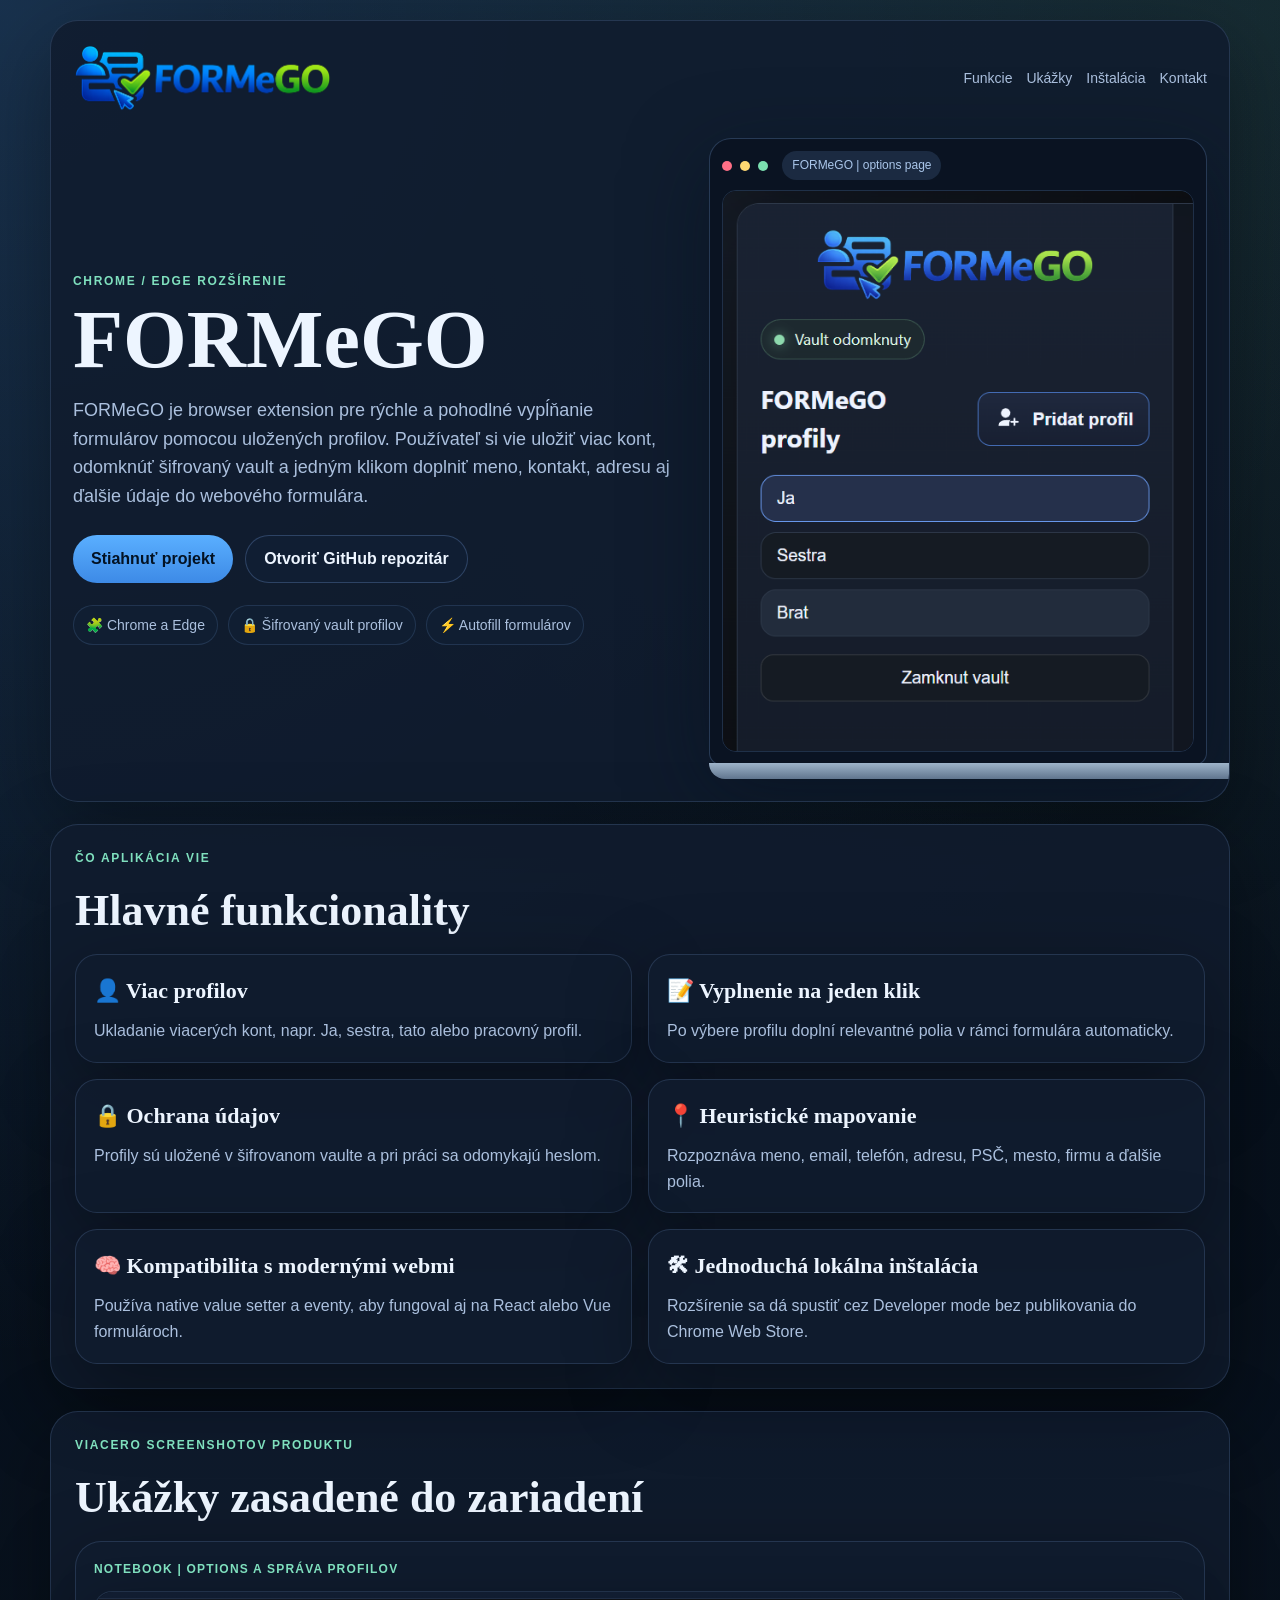
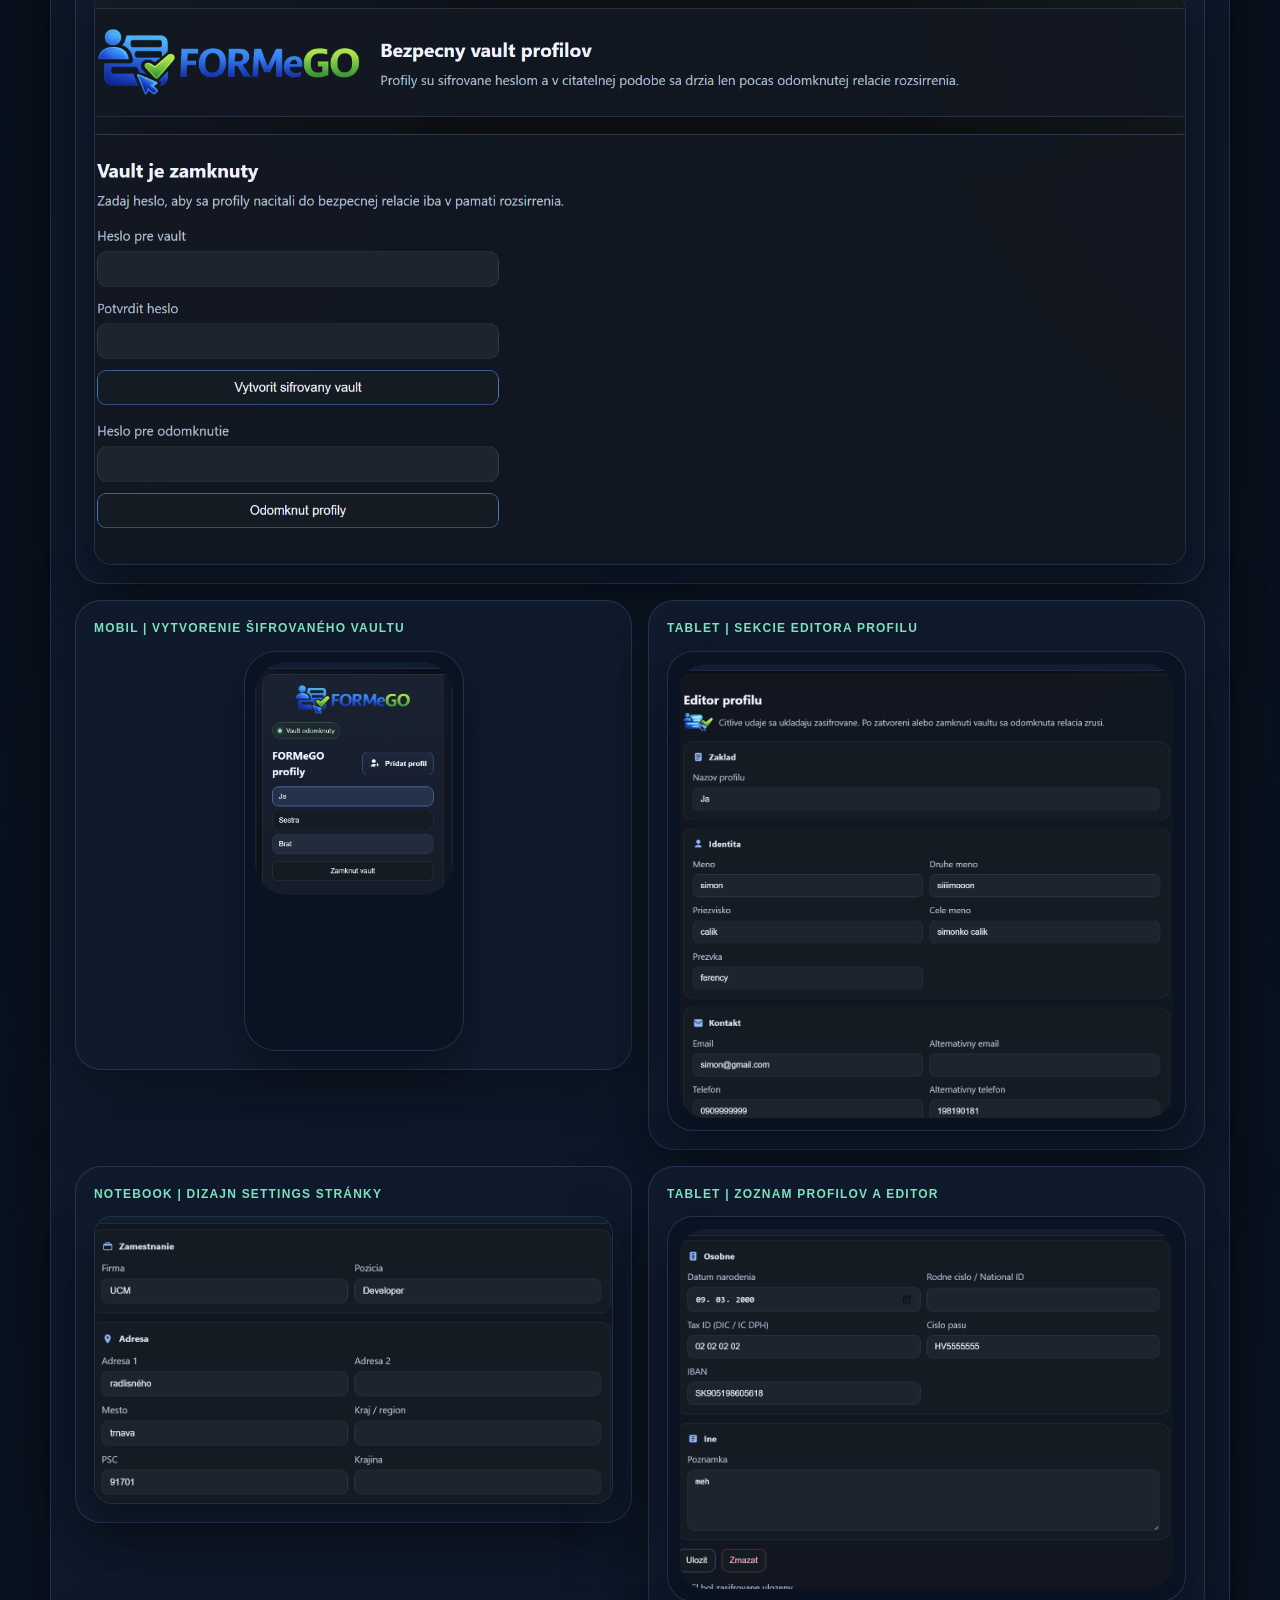
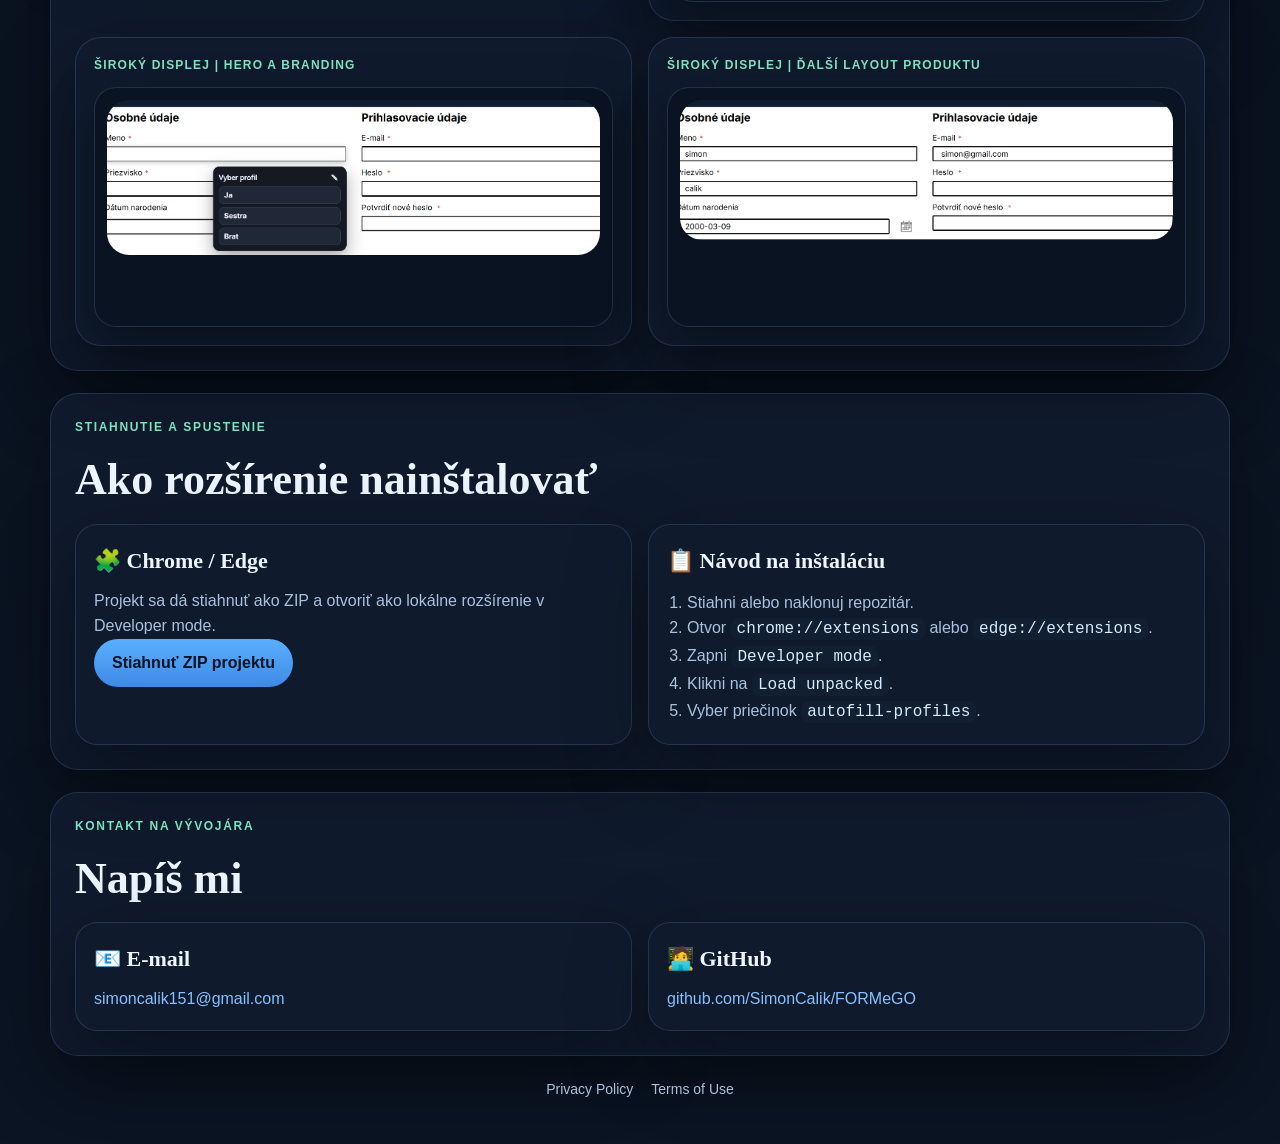
<file: docs/index.html>
﻿<!doctype html>
<html lang="sk">
<head>
  <meta charset="utf-8" />
  <meta name="viewport" content="width=device-width, initial-scale=1" />
  <title>FORMeGO | GitHub Pages prezentácia</title>
  <meta name="description" content="Reprezentačná stránka rozšírenia FORMeGO pre automatické vypĺňanie formulárov." />
  <link rel="icon" type="image/png" href="assets/logo_2.png" />
  <link rel="stylesheet" href="styles.css" />
</head>
<body>
  <div class="page-shell">
    <header class="hero">
      <nav class="topbar">
        <img class="brand-lockup" src="assets/logo_s_nazvom.png" alt="FORMeGO logo" />
        <div class="topbar-links">
          <a href="#funkcie">Funkcie</a>
          <a href="#ukazky">Ukážky</a>
          <a href="#instalacia">Inštalácia</a>
          <a href="#kontakt">Kontakt</a>
        </div>
      </nav>

      <section class="hero-grid">
        <div class="hero-copy">
          <p class="eyebrow">Chrome / Edge rozšírenie</p>
          <h1>FORMeGO</h1>
          <p class="hero-text">
            FORMeGO je browser extension pre rýchle a pohodlné vypĺňanie formulárov pomocou uložených profilov.
            Používateľ si vie uložiť viac kont, odomknúť šifrovaný vault a jedným klikom doplniť meno, kontakt,
            adresu aj ďalšie údaje do webového formulára.
          </p>

          <div class="cta-row">
            <a class="primary-btn" href="https://github.com/SimonCalik/FORMeGO/archive/refs/heads/main.zip">Stiahnuť projekt</a>
            <a class="secondary-btn" href="https://github.com/SimonCalik/FORMeGO">Otvoriť GitHub repozitár</a>
          </div>

          <div class="meta-pills">
            <span>&#129513; Chrome a Edge</span>
            <span>&#128274; Šifrovaný vault profilov</span>
            <span>&#9889; Autofill formulárov</span>
          </div>
        </div>

        <div class="hero-device">
          <div class="laptop-frame">
            <div class="laptop-screen">
              <div class="screen-topline">
                <span class="dot red"></span>
                <span class="dot yellow"></span>
                <span class="dot green"></span>
                <span class="address-bar">FORMeGO | options page</span>
              </div>
              <img class="hero-shot" src="assets/shot-2.png" alt="Ukážka nastavení rozšírenia FORMeGO" />
            </div>
            <div class="laptop-base"></div>
          </div>
        </div>
      </section>
    </header>

    <main>
      <section id="funkcie" class="content-section">
        <div class="section-head">
          <p class="eyebrow">Čo aplikácia vie</p>
          <h2>Hlavné funkcionality</h2>
        </div>

        <div class="feature-grid">
          <article class="feature-card">
            <h3>&#128100; Viac profilov</h3>
            <p>Ukladanie viacerých kont, napr. Ja, sestra, tato alebo pracovný profil.</p>
          </article>
          <article class="feature-card">
            <h3>&#128221; Vyplnenie na jeden klik</h3>
            <p>Po výbere profilu doplní relevantné polia v rámci formulára automaticky.</p>
          </article>
          <article class="feature-card">
            <h3>&#128274; Ochrana údajov</h3>
            <p>Profily sú uložené v šifrovanom vaulte a pri práci sa odomykajú heslom.</p>
          </article>
          <article class="feature-card">
            <h3>&#128205; Heuristické mapovanie</h3>
            <p>Rozpoznáva meno, email, telefón, adresu, PSČ, mesto, firmu a ďalšie polia.</p>
          </article>
          <article class="feature-card">
            <h3>&#129504; Kompatibilita s modernými webmi</h3>
            <p>Používa native value setter a eventy, aby fungoval aj na React alebo Vue formulároch.</p>
          </article>
          <article class="feature-card">
            <h3>&#128736; Jednoduchá lokálna inštalácia</h3>
            <p>Rozšírenie sa dá spustiť cez Developer mode bez publikovania do Chrome Web Store.</p>
          </article>
        </div>
      </section>

      <section id="ukazky" class="content-section">
        <div class="section-head">
          <p class="eyebrow">Viacero screenshotov produktu</p>
          <h2>Ukážky zasadené do zariadení</h2>
        </div>

        <div class="gallery-grid gallery-rich">
          <article class="device-card device-card-wide">
            <div class="device-label">Notebook | options a správa profilov</div>
            <div class="device-mock laptop-small">
              <div class="device-screen screenshot-screen">
                <img class="screenshot-img" src="assets/shot-1.png" alt="Options stránka FORMeGO" />
              </div>
            </div>
          </article>

          <article class="device-card">
            <div class="device-label">Mobil | vytvorenie šifrovaného vaultu</div>
            <div class="device-mock phone">
              <div class="device-screen screenshot-screen">
                <img class="screenshot-img" src="assets/shot-2.png" alt="Vytvorenie šifrovaného vaultu" />
              </div>
            </div>
          </article>

          <article class="device-card">
            <div class="device-label">Tablet | sekcie editora profilu</div>
            <div class="device-mock tablet">
              <div class="device-screen screenshot-screen">
                <img class="screenshot-img" src="assets/shot-3.png" alt="Sekcie editora profilu" />
              </div>
            </div>
          </article>

          <article class="device-card">
            <div class="device-label">Notebook | dizajn settings stránky</div>
            <div class="device-mock laptop-small compact">
              <div class="device-screen screenshot-screen">
                <img class="screenshot-img" src="assets/shot-4.png" alt="Rozhranie settings stránky" />
              </div>
            </div>
          </article>

          <article class="device-card">
            <div class="device-label">Tablet | zoznam profilov a editor</div>
            <div class="device-mock tablet">
              <div class="device-screen screenshot-screen">
                <img class="screenshot-img" src="assets/shot-5.png" alt="Zoznam profilov a editor" />
              </div>
            </div>
          </article>

          <article class="device-card">
            <div class="device-label">Široký displej | hero a branding</div>
            <div class="device-mock tv">
              <div class="device-screen screenshot-screen">
                <img class="screenshot-img" src="assets/shot-6.png" alt="Branding a hero sekcia" />
              </div>
            </div>
          </article>

          <article class="device-card">
            <div class="device-label">Široký displej | ďalší layout produktu</div>
            <div class="device-mock tv">
              <div class="device-screen screenshot-screen">
                <img class="screenshot-img" src="assets/shot-7.png" alt="Ďalšia ukážka rozhrania" />
              </div>
            </div>
          </article>
        </div>
      </section>

      <section id="instalacia" class="content-section install-section">
        <div class="section-head">
          <p class="eyebrow">Stiahnutie a spustenie</p>
          <h2>Ako rozšírenie nainštalovať</h2>
        </div>

        <div class="install-grid">
          <article class="install-card">
            <h3>&#129513; Chrome / Edge</h3>
            <p>Projekt sa dá stiahnuť ako ZIP a otvoriť ako lokálne rozšírenie v Developer mode.</p>
            <a class="primary-btn" href="https://github.com/SimonCalik/FORMeGO/archive/refs/heads/main.zip">Stiahnuť ZIP projektu</a>
          </article>

          <article class="install-card">
            <h3>&#128203; Návod na inštaláciu</h3>
            <ol class="install-steps">
              <li>Stiahni alebo naklonuj repozitár.</li>
              <li>Otvor <code>chrome://extensions</code> alebo <code>edge://extensions</code>.</li>
              <li>Zapni <code>Developer mode</code>.</li>
              <li>Klikni na <code>Load unpacked</code>.</li>
              <li>Vyber priečinok <code>autofill-profiles</code>.</li>
            </ol>
          </article>
        </div>
      </section>

      <section id="kontakt" class="content-section contact-section">
        <div class="section-head">
          <p class="eyebrow">Kontakt na vývojára</p>
          <h2>Napíš mi</h2>
        </div>

        <div class="contact-grid">
          <article class="contact-card">
            <h3>&#128231; E-mail</h3>
            <p><a href="mailto:simoncalik151@gmail.com">simoncalik151@gmail.com</a></p>
          </article>
          <article class="contact-card">
            <h3>&#129489;&#8205;&#128187; GitHub</h3>
            <p><a href="https://github.com/SimonCalik/FORMeGO">github.com/SimonCalik/FORMeGO</a></p>
          </article>
        </div>
      </section>
    </main>

    <footer class="site-footer">
      <a href="privacy_policy/">Privacy Policy</a>
      <a href="terms_of_use/">Terms of Use</a>
    </footer>
  </div>
</body>
</html>
</file>
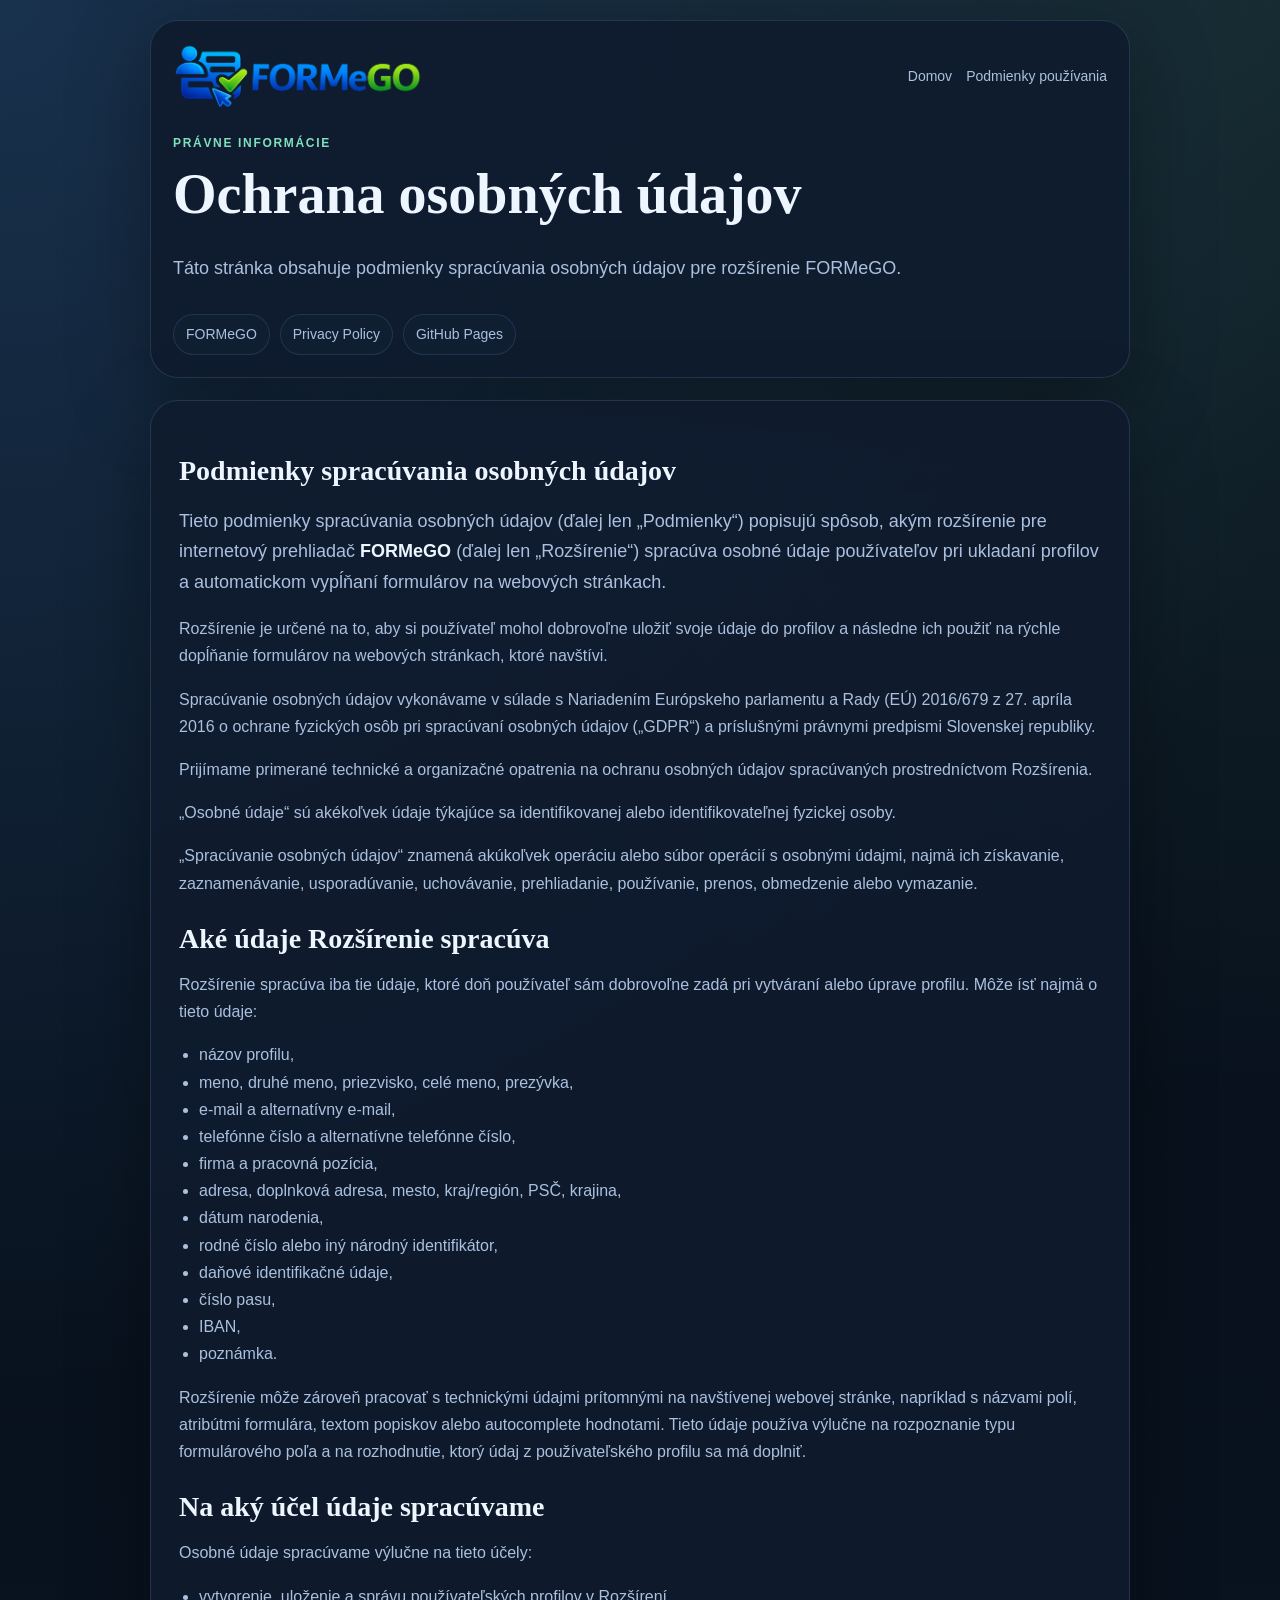
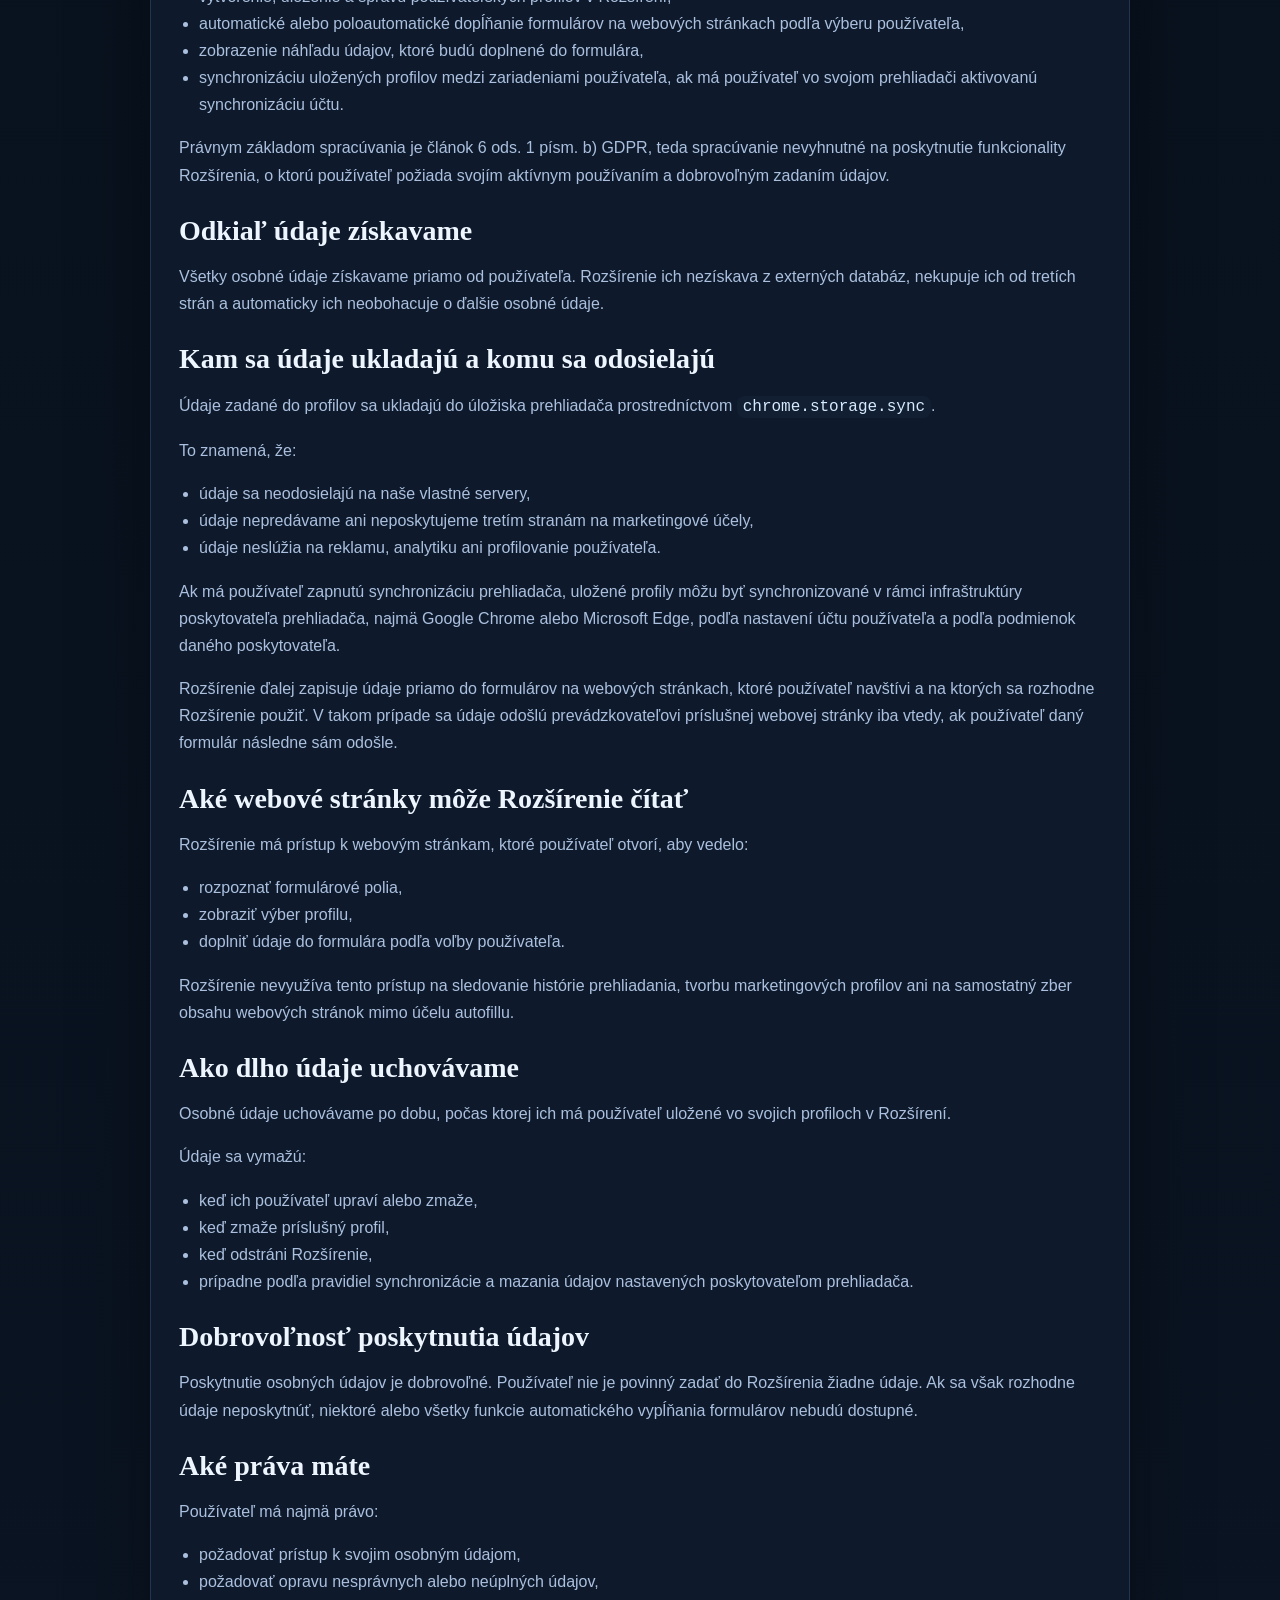
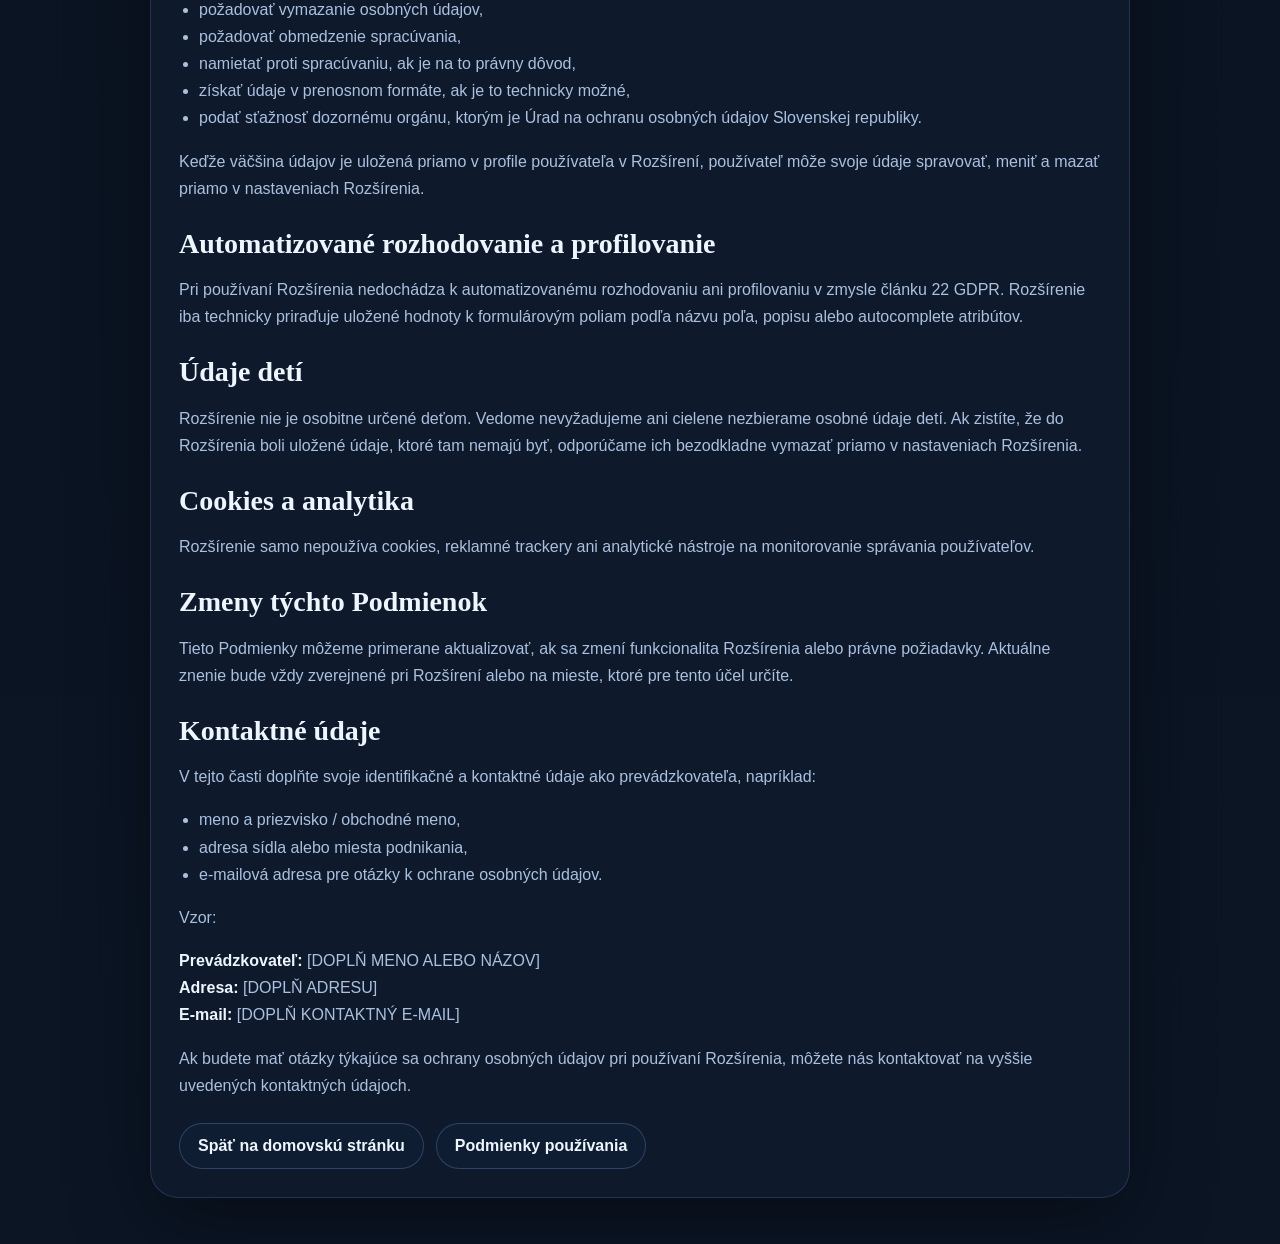
<file: docs/privacy_policy/index.html>
<!doctype html>
<html lang="sk">
<head>
  <meta charset="utf-8" />
  <meta name="viewport" content="width=device-width, initial-scale=1" />
  <title>FORMeGO | Ochrana osobných údajov</title>
  <meta name="description" content="Podmienky spracúvania osobných údajov pre rozšírenie FORMeGO." />
  <link rel="icon" type="image/png" href="../assets/logo_2.png" />
  <link rel="stylesheet" href="../legal.css" />
</head>
<body>
  <div class="page-shell">
    <header class="hero">
      <nav class="topbar">
        <img class="brand-lockup" src="../assets/logo_s_nazvom.png" alt="FORMeGO logo" />
        <div class="topbar-links">
          <a href="../">Domov</a>
          <a href="../terms_of_use/">Podmienky používania</a>
        </div>
      </nav>

      <section class="hero-copy">
        <p class="eyebrow">Právne informácie</p>
        <h1>Ochrana osobných údajov</h1>
        <p class="hero-text">Táto stránka obsahuje podmienky spracúvania osobných údajov pre rozšírenie FORMeGO.</p>
        <div class="meta-row">
          <span class="meta-pill">FORMeGO</span>
          <span class="meta-pill">Privacy Policy</span>
          <span class="meta-pill">GitHub Pages</span>
        </div>
      </section>
    </header>

    <main class="legal-card">
      <h2>Podmienky spracúvania osobných údajov</h2>
      <p class="lead">Tieto podmienky spracúvania osobných údajov (ďalej len „Podmienky“) popisujú spôsob, akým rozšírenie pre internetový prehliadač <strong>FORMeGO</strong> (ďalej len „Rozšírenie“) spracúva osobné údaje používateľov pri ukladaní profilov a automatickom vypĺňaní formulárov na webových stránkach.</p>
      <p>Rozšírenie je určené na to, aby si používateľ mohol dobrovoľne uložiť svoje údaje do profilov a následne ich použiť na rýchle dopĺňanie formulárov na webových stránkach, ktoré navštívi.</p>
      <p>Spracúvanie osobných údajov vykonávame v súlade s Nariadením Európskeho parlamentu a Rady (EÚ) 2016/679 z 27. apríla 2016 o ochrane fyzických osôb pri spracúvaní osobných údajov („GDPR“) a príslušnými právnymi predpismi Slovenskej republiky.</p>
      <p>Prijímame primerané technické a organizačné opatrenia na ochranu osobných údajov spracúvaných prostredníctvom Rozšírenia.</p>
      <p>„Osobné údaje“ sú akékoľvek údaje týkajúce sa identifikovanej alebo identifikovateľnej fyzickej osoby.</p>
      <p>„Spracúvanie osobných údajov“ znamená akúkoľvek operáciu alebo súbor operácií s osobnými údajmi, najmä ich získavanie, zaznamenávanie, usporadúvanie, uchovávanie, prehliadanie, používanie, prenos, obmedzenie alebo vymazanie.</p>

      <h2>Aké údaje Rozšírenie spracúva</h2>
      <p>Rozšírenie spracúva iba tie údaje, ktoré doň používateľ sám dobrovoľne zadá pri vytváraní alebo úprave profilu. Môže ísť najmä o tieto údaje:</p>
      <ul>
        <li>názov profilu,</li>
        <li>meno, druhé meno, priezvisko, celé meno, prezývka,</li>
        <li>e-mail a alternatívny e-mail,</li>
        <li>telefónne číslo a alternatívne telefónne číslo,</li>
        <li>firma a pracovná pozícia,</li>
        <li>adresa, doplnková adresa, mesto, kraj/región, PSČ, krajina,</li>
        <li>dátum narodenia,</li>
        <li>rodné číslo alebo iný národný identifikátor,</li>
        <li>daňové identifikačné údaje,</li>
        <li>číslo pasu,</li>
        <li>IBAN,</li>
        <li>poznámka.</li>
      </ul>
      <p>Rozšírenie môže zároveň pracovať s technickými údajmi prítomnými na navštívenej webovej stránke, napríklad s názvami polí, atribútmi formulára, textom popiskov alebo autocomplete hodnotami. Tieto údaje používa výlučne na rozpoznanie typu formulárového poľa a na rozhodnutie, ktorý údaj z používateľského profilu sa má doplniť.</p>

      <h2>Na aký účel údaje spracúvame</h2>
      <p>Osobné údaje spracúvame výlučne na tieto účely:</p>
      <ul>
        <li>vytvorenie, uloženie a správu používateľských profilov v Rozšírení,</li>
        <li>automatické alebo poloautomatické dopĺňanie formulárov na webových stránkach podľa výberu používateľa,</li>
        <li>zobrazenie náhľadu údajov, ktoré budú doplnené do formulára,</li>
        <li>synchronizáciu uložených profilov medzi zariadeniami používateľa, ak má používateľ vo svojom prehliadači aktivovanú synchronizáciu účtu.</li>
      </ul>
      <p>Právnym základom spracúvania je článok 6 ods. 1 písm. b) GDPR, teda spracúvanie nevyhnutné na poskytnutie funkcionality Rozšírenia, o ktorú používateľ požiada svojím aktívnym používaním a dobrovoľným zadaním údajov.</p>

      <h2>Odkiaľ údaje získavame</h2>
      <p>Všetky osobné údaje získavame priamo od používateľa. Rozšírenie ich nezískava z externých databáz, nekupuje ich od tretích strán a automaticky ich neobohacuje o ďalšie osobné údaje.</p>

      <h2>Kam sa údaje ukladajú a komu sa odosielajú</h2>
      <p>Údaje zadané do profilov sa ukladajú do úložiska prehliadača prostredníctvom <code>chrome.storage.sync</code>.</p>
      <p>To znamená, že:</p>
      <ul>
        <li>údaje sa neodosielajú na naše vlastné servery,</li>
        <li>údaje nepredávame ani neposkytujeme tretím stranám na marketingové účely,</li>
        <li>údaje neslúžia na reklamu, analytiku ani profilovanie používateľa.</li>
      </ul>
      <p>Ak má používateľ zapnutú synchronizáciu prehliadača, uložené profily môžu byť synchronizované v rámci infraštruktúry poskytovateľa prehliadača, najmä Google Chrome alebo Microsoft Edge, podľa nastavení účtu používateľa a podľa podmienok daného poskytovateľa.</p>
      <p>Rozšírenie ďalej zapisuje údaje priamo do formulárov na webových stránkach, ktoré používateľ navštívi a na ktorých sa rozhodne Rozšírenie použiť. V takom prípade sa údaje odošlú prevádzkovateľovi príslušnej webovej stránky iba vtedy, ak používateľ daný formulár následne sám odošle.</p>

      <h2>Aké webové stránky môže Rozšírenie čítať</h2>
      <p>Rozšírenie má prístup k webovým stránkam, ktoré používateľ otvorí, aby vedelo:</p>
      <ul>
        <li>rozpoznať formulárové polia,</li>
        <li>zobraziť výber profilu,</li>
        <li>doplniť údaje do formulára podľa voľby používateľa.</li>
      </ul>
      <p>Rozšírenie nevyužíva tento prístup na sledovanie histórie prehliadania, tvorbu marketingových profilov ani na samostatný zber obsahu webových stránok mimo účelu autofillu.</p>

      <h2>Ako dlho údaje uchovávame</h2>
      <p>Osobné údaje uchovávame po dobu, počas ktorej ich má používateľ uložené vo svojich profiloch v Rozšírení.</p>
      <p>Údaje sa vymažú:</p>
      <ul>
        <li>keď ich používateľ upraví alebo zmaže,</li>
        <li>keď zmaže príslušný profil,</li>
        <li>keď odstráni Rozšírenie,</li>
        <li>prípadne podľa pravidiel synchronizácie a mazania údajov nastavených poskytovateľom prehliadača.</li>
      </ul>

      <h2>Dobrovoľnosť poskytnutia údajov</h2>
      <p>Poskytnutie osobných údajov je dobrovoľné. Používateľ nie je povinný zadať do Rozšírenia žiadne údaje. Ak sa však rozhodne údaje neposkytnúť, niektoré alebo všetky funkcie automatického vypĺňania formulárov nebudú dostupné.</p>

      <h2>Aké práva máte</h2>
      <p>Používateľ má najmä právo:</p>
      <ul>
        <li>požadovať prístup k svojim osobným údajom,</li>
        <li>požadovať opravu nesprávnych alebo neúplných údajov,</li>
        <li>požadovať vymazanie osobných údajov,</li>
        <li>požadovať obmedzenie spracúvania,</li>
        <li>namietať proti spracúvaniu, ak je na to právny dôvod,</li>
        <li>získať údaje v prenosnom formáte, ak je to technicky možné,</li>
        <li>podať sťažnosť dozornému orgánu, ktorým je Úrad na ochranu osobných údajov Slovenskej republiky.</li>
      </ul>
      <p>Keďže väčšina údajov je uložená priamo v profile používateľa v Rozšírení, používateľ môže svoje údaje spravovať, meniť a mazať priamo v nastaveniach Rozšírenia.</p>

      <h2>Automatizované rozhodovanie a profilovanie</h2>
      <p>Pri používaní Rozšírenia nedochádza k automatizovanému rozhodovaniu ani profilovaniu v zmysle článku 22 GDPR. Rozšírenie iba technicky priraďuje uložené hodnoty k formulárovým poliam podľa názvu poľa, popisu alebo autocomplete atribútov.</p>

      <h2>Údaje detí</h2>
      <p>Rozšírenie nie je osobitne určené deťom. Vedome nevyžadujeme ani cielene nezbierame osobné údaje detí. Ak zistíte, že do Rozšírenia boli uložené údaje, ktoré tam nemajú byť, odporúčame ich bezodkladne vymazať priamo v nastaveniach Rozšírenia.</p>

      <h2>Cookies a analytika</h2>
      <p>Rozšírenie samo nepoužíva cookies, reklamné trackery ani analytické nástroje na monitorovanie správania používateľov.</p>

      <h2>Zmeny týchto Podmienok</h2>
      <p>Tieto Podmienky môžeme primerane aktualizovať, ak sa zmení funkcionalita Rozšírenia alebo právne požiadavky. Aktuálne znenie bude vždy zverejnené pri Rozšírení alebo na mieste, ktoré pre tento účel určíte.</p>

      <h2>Kontaktné údaje</h2>
      <p>V tejto časti doplňte svoje identifikačné a kontaktné údaje ako prevádzkovateľa, napríklad:</p>
      <ul>
        <li>meno a priezvisko / obchodné meno,</li>
        <li>adresa sídla alebo miesta podnikania,</li>
        <li>e-mailová adresa pre otázky k ochrane osobných údajov.</li>
      </ul>
      <p>Vzor:</p>
      <p><strong>Prevádzkovateľ:</strong> [DOPLŇ MENO ALEBO NÁZOV]<br />
      <strong>Adresa:</strong> [DOPLŇ ADRESU]<br />
      <strong>E-mail:</strong> [DOPLŇ KONTAKTNÝ E-MAIL]</p>
      <p>Ak budete mať otázky týkajúce sa ochrany osobných údajov pri používaní Rozšírenia, môžete nás kontaktovať na vyššie uvedených kontaktných údajoch.</p>

      <div class="link-row">
        <a class="secondary-btn" href="../">Späť na domovskú stránku</a>
        <a class="secondary-btn" href="../terms_of_use/">Podmienky používania</a>
      </div>
    </main>
  </div>
</body>
</html>
</file>
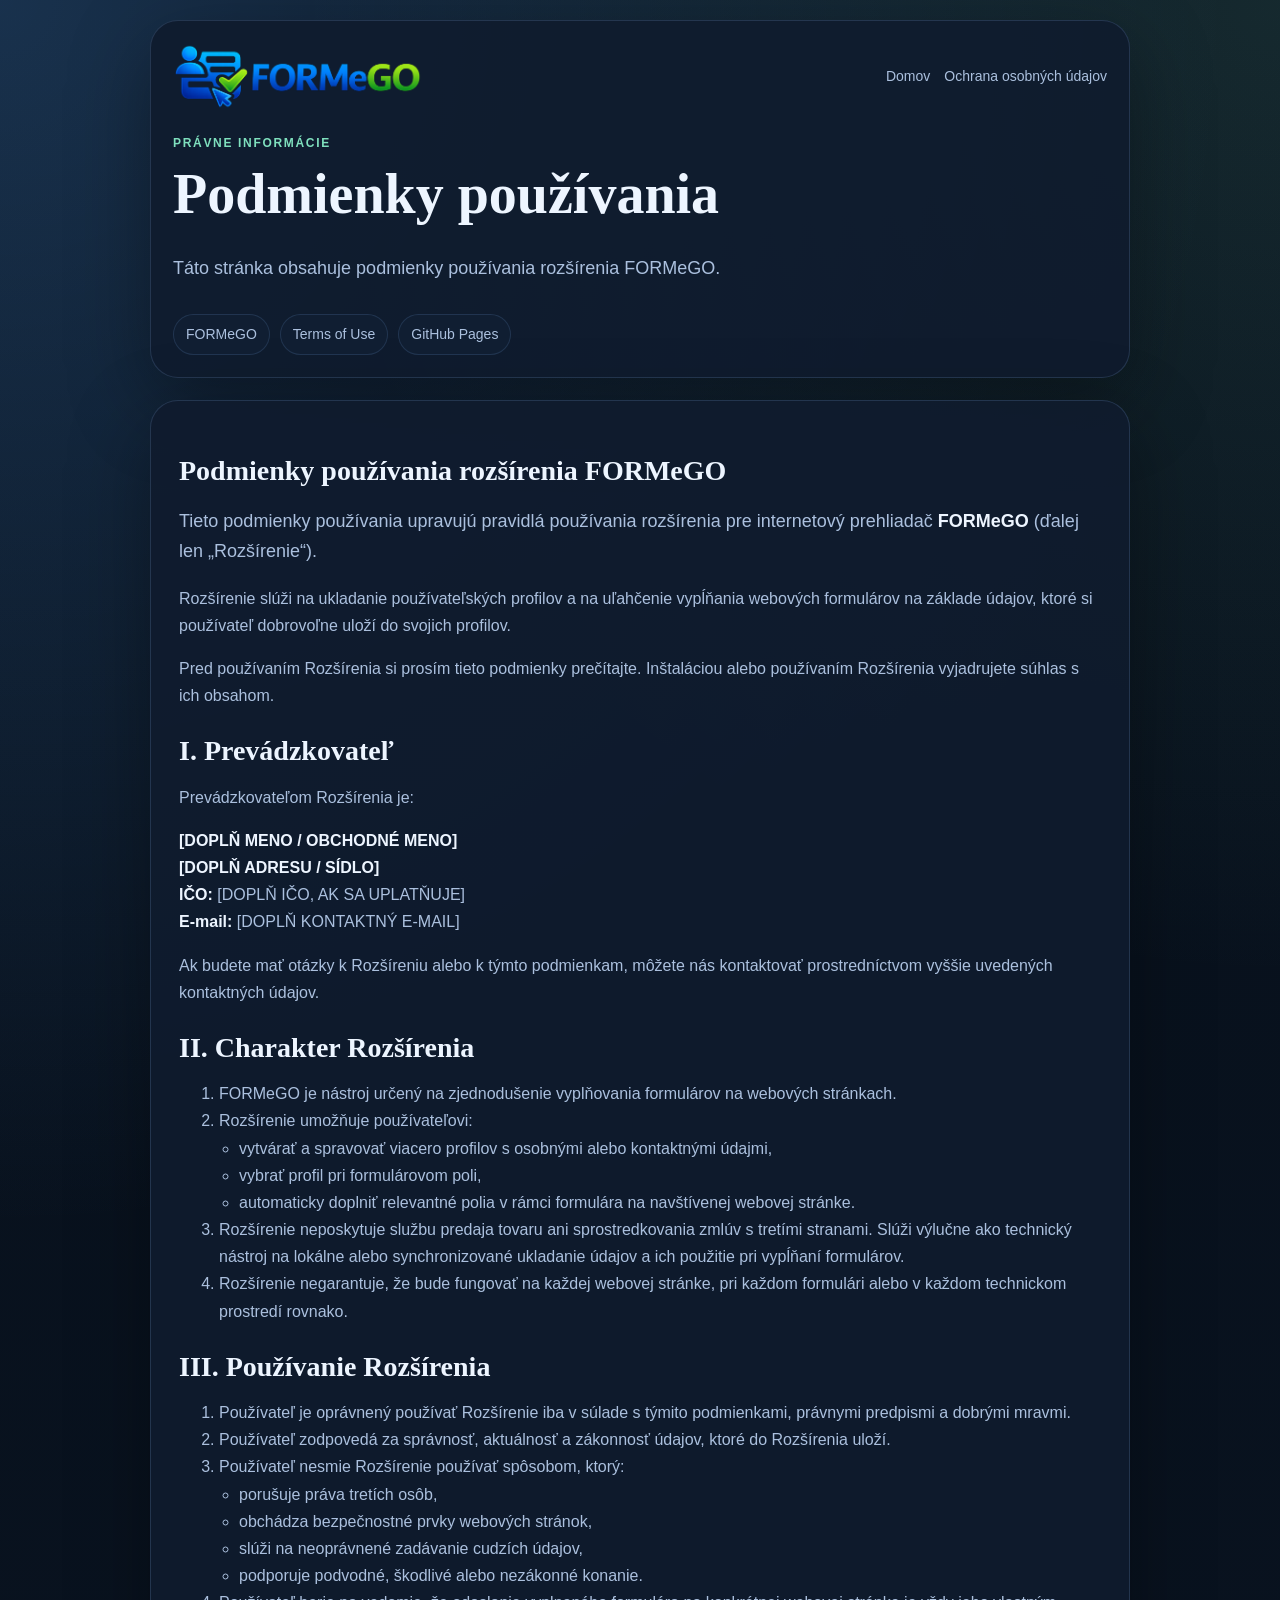
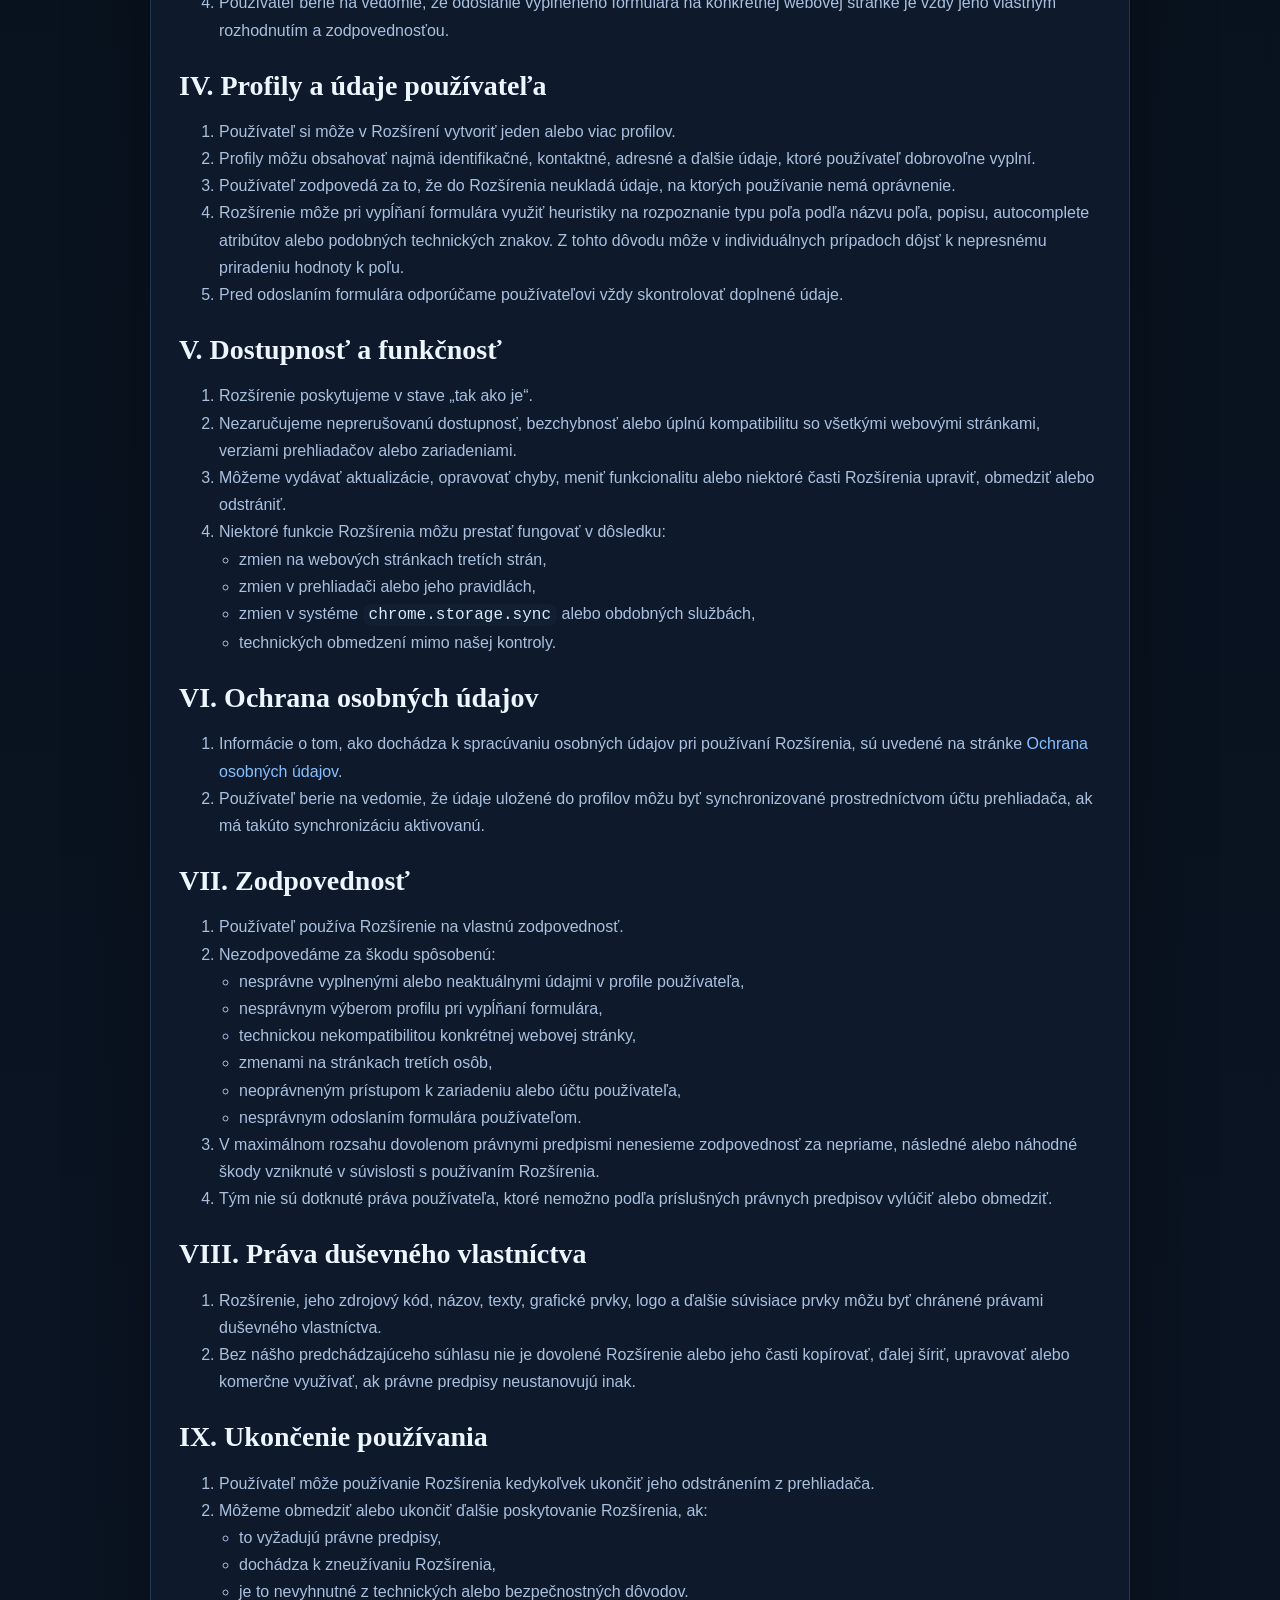
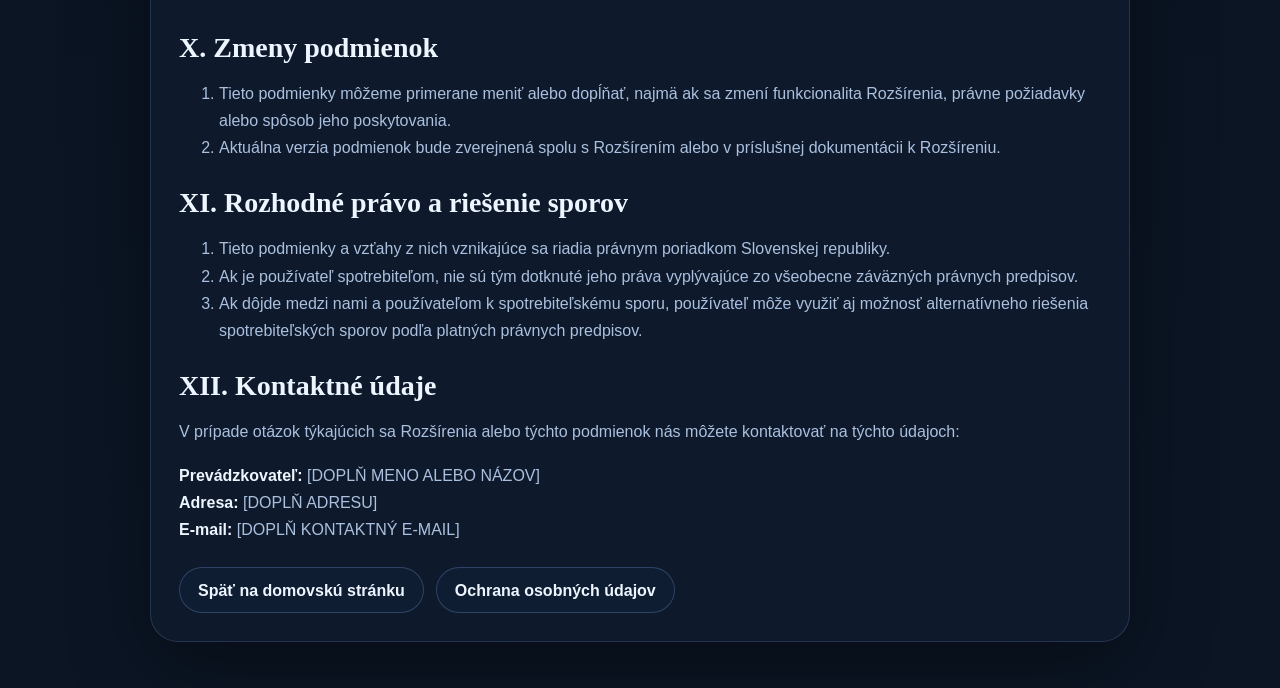
<file: docs/terms_of_use/index.html>
<!doctype html>
<html lang="sk">
<head>
  <meta charset="utf-8" />
  <meta name="viewport" content="width=device-width, initial-scale=1" />
  <title>FORMeGO | Podmienky používania</title>
  <meta name="description" content="Podmienky používania rozšírenia FORMeGO." />
  <link rel="icon" type="image/png" href="../assets/logo_2.png" />
  <link rel="stylesheet" href="../legal.css" />
</head>
<body>
  <div class="page-shell">
    <header class="hero">
      <nav class="topbar">
        <img class="brand-lockup" src="../assets/logo_s_nazvom.png" alt="FORMeGO logo" />
        <div class="topbar-links">
          <a href="../">Domov</a>
          <a href="../privacy_policy/">Ochrana osobných údajov</a>
        </div>
      </nav>

      <section class="hero-copy">
        <p class="eyebrow">Právne informácie</p>
        <h1>Podmienky používania</h1>
        <p class="hero-text">Táto stránka obsahuje podmienky používania rozšírenia FORMeGO.</p>
        <div class="meta-row">
          <span class="meta-pill">FORMeGO</span>
          <span class="meta-pill">Terms of Use</span>
          <span class="meta-pill">GitHub Pages</span>
        </div>
      </section>
    </header>

    <main class="legal-card">
      <h2>Podmienky používania rozšírenia FORMeGO</h2>
      <p class="lead">Tieto podmienky používania upravujú pravidlá používania rozšírenia pre internetový prehliadač <strong>FORMeGO</strong> (ďalej len „Rozšírenie“).</p>
      <p>Rozšírenie slúži na ukladanie používateľských profilov a na uľahčenie vypĺňania webových formulárov na základe údajov, ktoré si používateľ dobrovoľne uloží do svojich profilov.</p>
      <p>Pred používaním Rozšírenia si prosím tieto podmienky prečítajte. Inštaláciou alebo používaním Rozšírenia vyjadrujete súhlas s ich obsahom.</p>

      <h2>I. Prevádzkovateľ</h2>
      <p>Prevádzkovateľom Rozšírenia je:</p>
      <p><strong>[DOPLŇ MENO / OBCHODNÉ MENO]</strong><br />
      <strong>[DOPLŇ ADRESU / SÍDLO]</strong><br />
      <strong>IČO:</strong> [DOPLŇ IČO, AK SA UPLATŇUJE]<br />
      <strong>E-mail:</strong> [DOPLŇ KONTAKTNÝ E-MAIL]</p>
      <p>Ak budete mať otázky k Rozšíreniu alebo k týmto podmienkam, môžete nás kontaktovať prostredníctvom vyššie uvedených kontaktných údajov.</p>

      <h2>II. Charakter Rozšírenia</h2>
      <ol>
        <li>FORMeGO je nástroj určený na zjednodušenie vyplňovania formulárov na webových stránkach.</li>
        <li>Rozšírenie umožňuje používateľovi:
          <ul>
            <li>vytvárať a spravovať viacero profilov s osobnými alebo kontaktnými údajmi,</li>
            <li>vybrať profil pri formulárovom poli,</li>
            <li>automaticky doplniť relevantné polia v rámci formulára na navštívenej webovej stránke.</li>
          </ul>
        </li>
        <li>Rozšírenie neposkytuje službu predaja tovaru ani sprostredkovania zmlúv s tretími stranami. Slúži výlučne ako technický nástroj na lokálne alebo synchronizované ukladanie údajov a ich použitie pri vypĺňaní formulárov.</li>
        <li>Rozšírenie negarantuje, že bude fungovať na každej webovej stránke, pri každom formulári alebo v každom technickom prostredí rovnako.</li>
      </ol>

      <h2>III. Používanie Rozšírenia</h2>
      <ol>
        <li>Používateľ je oprávnený používať Rozšírenie iba v súlade s týmito podmienkami, právnymi predpismi a dobrými mravmi.</li>
        <li>Používateľ zodpovedá za správnosť, aktuálnosť a zákonnosť údajov, ktoré do Rozšírenia uloží.</li>
        <li>Používateľ nesmie Rozšírenie používať spôsobom, ktorý:
          <ul>
            <li>porušuje práva tretích osôb,</li>
            <li>obchádza bezpečnostné prvky webových stránok,</li>
            <li>slúži na neoprávnené zadávanie cudzích údajov,</li>
            <li>podporuje podvodné, škodlivé alebo nezákonné konanie.</li>
          </ul>
        </li>
        <li>Používateľ berie na vedomie, že odoslanie vyplneného formulára na konkrétnej webovej stránke je vždy jeho vlastným rozhodnutím a zodpovednosťou.</li>
      </ol>

      <h2>IV. Profily a údaje používateľa</h2>
      <ol>
        <li>Používateľ si môže v Rozšírení vytvoriť jeden alebo viac profilov.</li>
        <li>Profily môžu obsahovať najmä identifikačné, kontaktné, adresné a ďalšie údaje, ktoré používateľ dobrovoľne vyplní.</li>
        <li>Používateľ zodpovedá za to, že do Rozšírenia neukladá údaje, na ktorých používanie nemá oprávnenie.</li>
        <li>Rozšírenie môže pri vypĺňaní formulára využiť heuristiky na rozpoznanie typu poľa podľa názvu poľa, popisu, autocomplete atribútov alebo podobných technických znakov. Z tohto dôvodu môže v individuálnych prípadoch dôjsť k nepresnému priradeniu hodnoty k poľu.</li>
        <li>Pred odoslaním formulára odporúčame používateľovi vždy skontrolovať doplnené údaje.</li>
      </ol>

      <h2>V. Dostupnosť a funkčnosť</h2>
      <ol>
        <li>Rozšírenie poskytujeme v stave „tak ako je“.</li>
        <li>Nezaručujeme neprerušovanú dostupnosť, bezchybnosť alebo úplnú kompatibilitu so všetkými webovými stránkami, verziami prehliadačov alebo zariadeniami.</li>
        <li>Môžeme vydávať aktualizácie, opravovať chyby, meniť funkcionalitu alebo niektoré časti Rozšírenia upraviť, obmedziť alebo odstrániť.</li>
        <li>Niektoré funkcie Rozšírenia môžu prestať fungovať v dôsledku:
          <ul>
            <li>zmien na webových stránkach tretích strán,</li>
            <li>zmien v prehliadači alebo jeho pravidlách,</li>
            <li>zmien v systéme <code>chrome.storage.sync</code> alebo obdobných službách,</li>
            <li>technických obmedzení mimo našej kontroly.</li>
          </ul>
        </li>
      </ol>

      <h2>VI. Ochrana osobných údajov</h2>
      <ol>
        <li>Informácie o tom, ako dochádza k spracúvaniu osobných údajov pri používaní Rozšírenia, sú uvedené na stránke <a href="../privacy_policy/">Ochrana osobných údajov</a>.</li>
        <li>Používateľ berie na vedomie, že údaje uložené do profilov môžu byť synchronizované prostredníctvom účtu prehliadača, ak má takúto synchronizáciu aktivovanú.</li>
      </ol>

      <h2>VII. Zodpovednosť</h2>
      <ol>
        <li>Používateľ používa Rozšírenie na vlastnú zodpovednosť.</li>
        <li>Nezodpovedáme za škodu spôsobenú:
          <ul>
            <li>nesprávne vyplnenými alebo neaktuálnymi údajmi v profile používateľa,</li>
            <li>nesprávnym výberom profilu pri vypĺňaní formulára,</li>
            <li>technickou nekompatibilitou konkrétnej webovej stránky,</li>
            <li>zmenami na stránkach tretích osôb,</li>
            <li>neoprávneným prístupom k zariadeniu alebo účtu používateľa,</li>
            <li>nesprávnym odoslaním formulára používateľom.</li>
          </ul>
        </li>
        <li>V maximálnom rozsahu dovolenom právnymi predpismi nenesieme zodpovednosť za nepriame, následné alebo náhodné škody vzniknuté v súvislosti s používaním Rozšírenia.</li>
        <li>Tým nie sú dotknuté práva používateľa, ktoré nemožno podľa príslušných právnych predpisov vylúčiť alebo obmedziť.</li>
      </ol>

      <h2>VIII. Práva duševného vlastníctva</h2>
      <ol>
        <li>Rozšírenie, jeho zdrojový kód, názov, texty, grafické prvky, logo a ďalšie súvisiace prvky môžu byť chránené právami duševného vlastníctva.</li>
        <li>Bez nášho predchádzajúceho súhlasu nie je dovolené Rozšírenie alebo jeho časti kopírovať, ďalej šíriť, upravovať alebo komerčne využívať, ak právne predpisy neustanovujú inak.</li>
      </ol>

      <h2>IX. Ukončenie používania</h2>
      <ol>
        <li>Používateľ môže používanie Rozšírenia kedykoľvek ukončiť jeho odstránením z prehliadača.</li>
        <li>Môžeme obmedziť alebo ukončiť ďalšie poskytovanie Rozšírenia, ak:
          <ul>
            <li>to vyžadujú právne predpisy,</li>
            <li>dochádza k zneužívaniu Rozšírenia,</li>
            <li>je to nevyhnutné z technických alebo bezpečnostných dôvodov.</li>
          </ul>
        </li>
      </ol>

      <h2>X. Zmeny podmienok</h2>
      <ol>
        <li>Tieto podmienky môžeme primerane meniť alebo dopĺňať, najmä ak sa zmení funkcionalita Rozšírenia, právne požiadavky alebo spôsob jeho poskytovania.</li>
        <li>Aktuálna verzia podmienok bude zverejnená spolu s Rozšírením alebo v príslušnej dokumentácii k Rozšíreniu.</li>
      </ol>

      <h2>XI. Rozhodné právo a riešenie sporov</h2>
      <ol>
        <li>Tieto podmienky a vzťahy z nich vznikajúce sa riadia právnym poriadkom Slovenskej republiky.</li>
        <li>Ak je používateľ spotrebiteľom, nie sú tým dotknuté jeho práva vyplývajúce zo všeobecne záväzných právnych predpisov.</li>
        <li>Ak dôjde medzi nami a používateľom k spotrebiteľskému sporu, používateľ môže využiť aj možnosť alternatívneho riešenia spotrebiteľských sporov podľa platných právnych predpisov.</li>
      </ol>

      <h2>XII. Kontaktné údaje</h2>
      <p>V prípade otázok týkajúcich sa Rozšírenia alebo týchto podmienok nás môžete kontaktovať na týchto údajoch:</p>
      <p><strong>Prevádzkovateľ:</strong> [DOPLŇ MENO ALEBO NÁZOV]<br />
      <strong>Adresa:</strong> [DOPLŇ ADRESU]<br />
      <strong>E-mail:</strong> [DOPLŇ KONTAKTNÝ E-MAIL]</p>

      <div class="link-row">
        <a class="secondary-btn" href="../">Späť na domovskú stránku</a>
        <a class="secondary-btn" href="../privacy_policy/">Ochrana osobných údajov</a>
      </div>
    </main>
  </div>
</body>
</html>
</file>
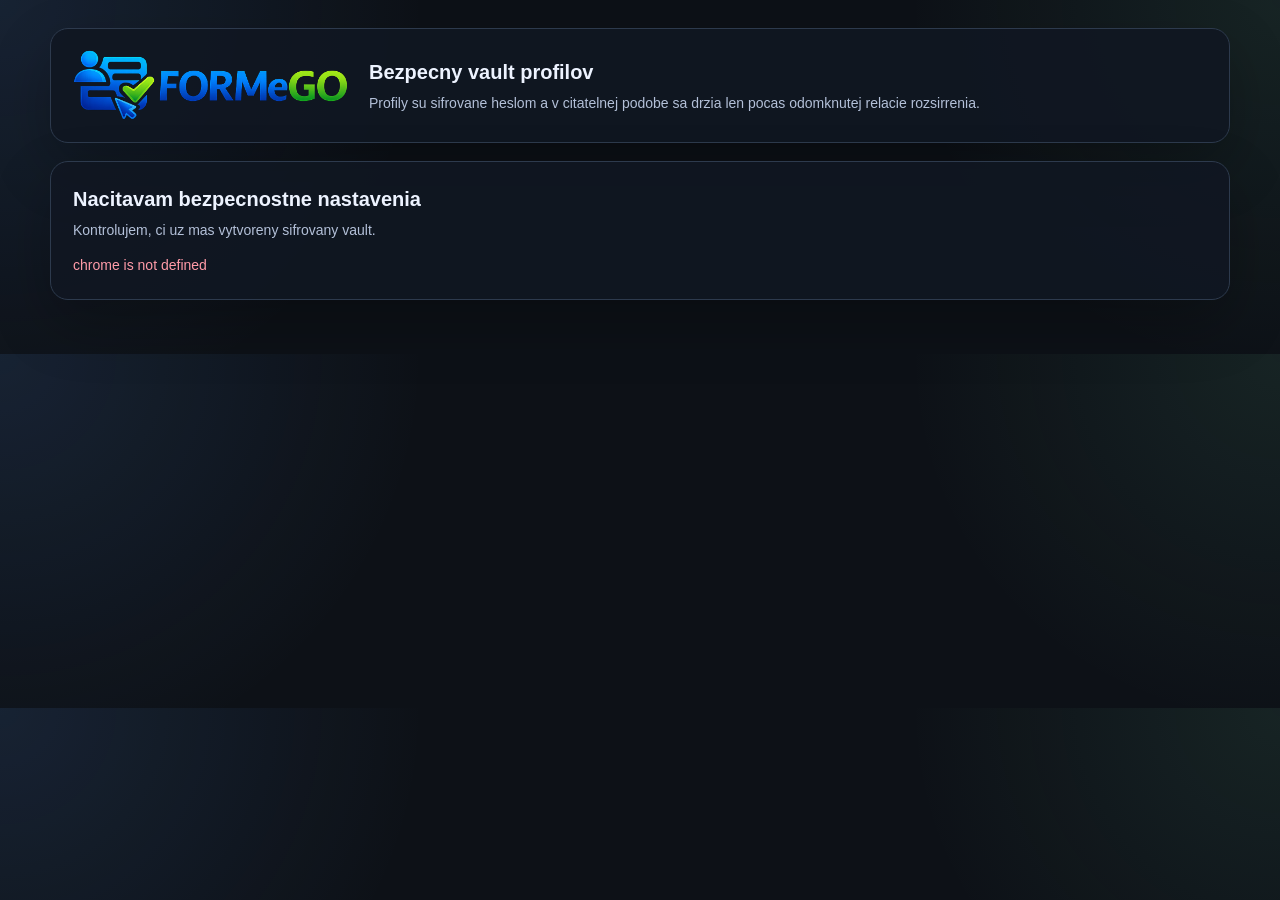
<file: autofill-profiles/options.html>
<!-- options.html - Secure vault setup, unlock flow, and encrypted profile editor for FORMeGO. -->
<!doctype html>
<html lang="sk">
<head>
  <meta charset="utf-8" />
  <meta name="viewport" content="width=device-width, initial-scale=1" />
  <link rel="icon" type="image/png" href="logo_2.png" />
  <title>FORMeGO - Bezpecne nastavenia</title>
  <link rel="stylesheet" href="options.css" />
</head>
<body>
  <main class="shell">
    <section class="hero-card">
      <img class="hero-logo" src="logo_s_nazvom.png" alt="FORMeGO" />
      <div class="hero-copy">
        <h1>Bezpecny vault profilov</h1>
        <p>Profily su sifrovane heslom a v citatelnej podobe sa drzia len pocas odomknutej relacie rozsirrenia.</p>
      </div>
    </section>

    <section id="authView" class="auth-card">
      <div class="auth-head">
        <h2 id="authTitle">Nacitavam zabezpecenie</h2>
        <p id="authDescription" class="auth-description"></p>
      </div>

      <form id="setupForm" class="auth-form" hidden>
        <label>
          Nove heslo
          <input id="setupPassphrase" type="password" minlength="8" autocomplete="new-password" required />
        </label>
        <label>
          Potvrdit nove heslo
          <input id="setupPassphraseConfirm" type="password" minlength="8" autocomplete="new-password" required />
        </label>
        <button id="setupSubmit" type="submit">Vytvorit sifrovany vault</button>
      </form>

      <form id="unlockForm" class="auth-form" hidden>
        <label>
          Heslo
          <input id="unlockPassphrase" type="password" autocomplete="current-password" required />
        </label>
        <button id="unlockSubmit" type="submit">Odomknut profily</button>
      </form>

      <div id="changePassActions" class="auth-inline-actions" hidden>
        <button id="toggleChangePass" type="button" class="secondary-btn compact-btn">Zmenit heslo</button>
      </div>

      <form id="changePassForm" class="auth-form" hidden>
        <label>
          Aktualne heslo
          <input id="changePassphraseCurrent" type="password" autocomplete="current-password" required />
        </label>
        <label>
          Nove heslo
          <input id="changePassphraseNext" type="password" minlength="8" autocomplete="new-password" required />
        </label>
        <label>
          Potvrdit nove heslo
          <input id="changePassphraseConfirm" type="password" minlength="8" autocomplete="new-password" required />
        </label>
        <button id="changePassSubmit" type="submit">Ulozit nove heslo</button>
      </form>

      <p id="authStatus" class="status" aria-live="polite"></p>
    </section>

    <main id="appView" class="layout" hidden>
      <aside class="sidebar">
        <div class="sidebar-top">
          <div class="brand"><img class="brand-logo" src="logo_s_nazvom.png" alt="FORMeGO" /></div>
          <div class="vault-pill">
            <span class="vault-pill-dot"></span>
            <span>Vault odomknuty</span>
          </div>
        </div>

        <div class="sidebar-head">
          <h2>FORMeGO profily</h2>
          <button id="addProfile" type="button" aria-label="Pridat profil" title="Pridat profil">
            <svg aria-hidden="true" class="add-profile-icon" viewBox="0 0 24 24" focusable="false">
              <path d="M10 11a4 4 0 1 0-4-4 4 4 0 0 0 4 4Zm0 2c-3.3 0-6 1.8-6 4v1h9.2a5.8 5.8 0 0 1 .9-5Z" />
              <path d="M17.5 11a.75.75 0 0 1 .75.75v2h2a.75.75 0 0 1 0 1.5h-2v2a.75.75 0 0 1-1.5 0v-2h-2a.75.75 0 0 1 0-1.5h2v-2a.75.75 0 0 1 .75-.75Z" />
            </svg>
            <span class="add-profile-label">Pridat profil</span>
          </button>
        </div>

        <div id="profileList" class="profile-list"></div>

        <div class="sidebar-actions">
          <button id="lockVault" type="button" class="secondary-btn">Zamknut vault</button>
        </div>
      </aside>

      <section class="editor">
        <h2>Editor profilu</h2>
        <p class="editor-subtitle">
          <img class="editor-logo" src="logo_2.png" alt="FORMeGO logo" />
          Citlive udaje sa ukladaju zasifrovane. Po zatvoreni alebo zamknuti vaultu sa odomknuta relacia zrusi.
        </p>

        <form id="profileForm" autocomplete="off">
          <section class="form-section">
            <h3 class="section-title">
              <svg aria-hidden="true" class="section-icon" viewBox="0 0 24 24" focusable="false">
                <path d="M5 5.75A2.75 2.75 0 0 1 7.75 3h8.5A2.75 2.75 0 0 1 19 5.75v12.5A2.75 2.75 0 0 1 16.25 21h-8.5A2.75 2.75 0 0 1 5 18.25Zm3 1.5a.75.75 0 0 0 0 1.5h8a.75.75 0 0 0 0-1.5Zm0 4a.75.75 0 0 0 0 1.5h8a.75.75 0 0 0 0-1.5Zm0 4a.75.75 0 0 0 0 1.5h5a.75.75 0 0 0 0-1.5Z" />
              </svg>
              <span>Zaklad</span>
            </h3>
            <label>
              Nazov profilu
              <input id="label" name="label" type="text" required />
            </label>
          </section>

          <section class="form-section">
            <h3 class="section-title">
              <svg aria-hidden="true" class="section-icon" viewBox="0 0 24 24" focusable="false">
                <path d="M12 12a4.5 4.5 0 1 0-4.5-4.5A4.5 4.5 0 0 0 12 12Zm0 2.25c-4.06 0-7.25 2.1-7.25 4.75a.75.75 0 0 0 .75.75h13a.75.75 0 0 0 .75-.75c0-2.65-3.19-4.75-7.25-4.75Z" />
              </svg>
              <span>Identita</span>
            </h3>
            <div class="grid cols-2">
              <label>Meno<input id="firstName" name="firstName" type="text" /></label>
              <label>Druhe meno<input id="middleName" name="middleName" type="text" /></label>
              <label>Priezvisko<input id="lastName" name="lastName" type="text" /></label>
              <label>Cele meno<input id="fullName" name="fullName" type="text" /></label>
              <label>Prezvka<input id="nickName" name="nickName" type="text" /></label>
            </div>
          </section>

          <section class="form-section">
            <h3 class="section-title">
              <svg aria-hidden="true" class="section-icon" viewBox="0 0 24 24" focusable="false">
                <path d="M5.75 4A2.75 2.75 0 0 0 3 6.75v10.5A2.75 2.75 0 0 0 5.75 20h12.5A2.75 2.75 0 0 0 21 17.25V6.75A2.75 2.75 0 0 0 18.25 4Zm-.5 3.58 6.21 4.45a.94.94 0 0 0 1.08 0l6.21-4.45a.75.75 0 1 1 .87 1.22l-6.21 4.45a2.44 2.44 0 0 1-2.82 0L4.38 8.8a.75.75 0 1 1 .87-1.22Z" />
              </svg>
              <span>Kontakt</span>
            </h3>
            <div class="grid cols-2">
              <label>Email<input id="email" name="email" type="email" /></label>
              <label>Alternativny email<input id="email2" name="email2" type="email" /></label>
              <label>Telefon<input id="phone" name="phone" type="tel" /></label>
              <label>Alternativny telefon<input id="phone2" name="phone2" type="tel" /></label>
            </div>
          </section>

          <section class="form-section">
            <h3 class="section-title">
              <svg aria-hidden="true" class="section-icon" viewBox="0 0 24 24" focusable="false">
                <path d="M9.5 4A2.5 2.5 0 0 0 7 6.5V7H5.75A2.75 2.75 0 0 0 3 9.75v7.5A2.75 2.75 0 0 0 5.75 20h12.5A2.75 2.75 0 0 0 21 17.25v-7.5A2.75 2.75 0 0 0 18.25 7H17v-.5A2.5 2.5 0 0 0 14.5 4Zm0 1.5h5A1 1 0 0 1 15.5 6.5V7h-7v-.5a1 1 0 0 1 1-1ZM4.5 11h15v6.25a1.25 1.25 0 0 1-1.25 1.25H5.75A1.25 1.25 0 0 1 4.5 17.25Z" />
              </svg>
              <span>Zamestnanie</span>
            </h3>
            <div class="grid cols-2">
              <label>Firma<input id="company" name="company" type="text" /></label>
              <label>Pozicia<input id="jobTitle" name="jobTitle" type="text" /></label>
            </div>
          </section>

          <section class="form-section">
            <h3 class="section-title">
              <svg aria-hidden="true" class="section-icon" viewBox="0 0 24 24" focusable="false">
                <path d="M12 2.75a6.25 6.25 0 0 0-6.25 6.25c0 4.58 5.12 10.68 5.34 10.94a1.19 1.19 0 0 0 1.82 0c.22-.26 5.34-6.36 5.34-10.94A6.25 6.25 0 0 0 12 2.75Zm0 8.5A2.25 2.25 0 1 1 14.25 9 2.25 2.25 0 0 1 12 11.25Z" />
              </svg>
              <span>Adresa</span>
            </h3>
            <div class="grid cols-2">
              <label>Adresa 1<input id="address1" name="address1" type="text" /></label>
              <label>Adresa 2<input id="address2" name="address2" type="text" /></label>
              <label>Mesto<input id="city" name="city" type="text" /></label>
              <label>Kraj / region<input id="state" name="state" type="text" /></label>
              <label>PSC<input id="zip" name="zip" type="text" /></label>
              <label>Krajina<input id="country" name="country" type="text" /></label>
            </div>
          </section>

          <section class="form-section">
            <h3 class="section-title">
              <svg aria-hidden="true" class="section-icon" viewBox="0 0 24 24" focusable="false">
                <path d="M7.75 3A2.75 2.75 0 0 0 5 5.75v12.5A2.75 2.75 0 0 0 7.75 21h8.5A2.75 2.75 0 0 0 19 18.25V5.75A2.75 2.75 0 0 0 16.25 3Zm1.5 3.25a.75.75 0 0 1 .75-.75h4a.75.75 0 0 1 0 1.5h-4a.75.75 0 0 1-.75-.75ZM12 9a3 3 0 1 1-3 3 3 3 0 0 1 3-3Zm0 1.5A1.5 1.5 0 1 0 13.5 12 1.5 1.5 0 0 0 12 10.5Zm-2.5 5.75a.75.75 0 0 1 .75-.75h3.5a.75.75 0 0 1 0 1.5h-3.5a.75.75 0 0 1-.75-.75Z" />
              </svg>
              <span>Osobne</span>
            </h3>
            <div class="grid cols-2">
              <label>Datum narodenia<input id="birthDate" name="birthDate" type="date" /></label>
              <label>Rodne cislo / National ID<input id="nationalId" name="nationalId" type="text" /></label>
              <label>Tax ID (DIC / IC DPH)<input id="taxId" name="taxId" type="text" /></label>
              <label>Cislo pasu<input id="passportNumber" name="passportNumber" type="text" /></label>
              <label>IBAN<input id="iban" name="iban" type="text" /></label>
            </div>
          </section>

          <section class="form-section">
            <h3 class="section-title">
              <svg aria-hidden="true" class="section-icon" viewBox="0 0 24 24" focusable="false">
                <path d="M6.75 4A2.75 2.75 0 0 0 4 6.75v10.5A2.75 2.75 0 0 0 6.75 20h10.5A2.75 2.75 0 0 0 20 17.25V6.75A2.75 2.75 0 0 0 17.25 4Zm1.5 4a.75.75 0 0 1 .75-.75h6a.75.75 0 0 1 0 1.5h-6A.75.75 0 0 1 8.25 8Zm0 4a.75.75 0 0 1 .75-.75h6a.75.75 0 0 1 0 1.5h-6a.75.75 0 0 1-.75-.75Zm0 4a.75.75 0 0 1 .75-.75h3.5a.75.75 0 0 1 0 1.5H9a.75.75 0 0 1-.75-.75Z" />
              </svg>
              <span>Ine</span>
            </h3>
            <label>Poznamka<textarea id="note" name="note" rows="4"></textarea></label>
          </section>

          <div class="actions">
            <button id="saveProfile" type="submit">Ulozit</button>
            <button id="deleteProfile" type="button">Zmazat</button>
          </div>
        </form>

        <p id="appStatus" class="status" aria-live="polite"></p>
      </section>
    </main>
  </main>

  <script src="options.js"></script>
</body>
</html>
</file>
<file: docs/styles.css>
﻿ :root {
  --bg: #08111f;
  --bg-soft: #0e1a2b;
  --panel: rgba(16, 28, 46, 0.88);
  --panel-strong: rgba(19, 34, 58, 0.96);
  --line: rgba(132, 171, 231, 0.18);
  --text: #edf5ff;
  --text-soft: #abc0de;
  --accent: #57a8ff;
  --accent-soft: #86c0ff;
  --mint: #7fe0be;
  --shadow: 0 26px 80px rgba(0, 0, 0, 0.35);
}

* {
  box-sizing: border-box;
}

html {
  scroll-behavior: smooth;
}

body {
  margin: 0;
  color: var(--text);
  background:
    radial-gradient(circle at top left, rgba(87, 168, 255, 0.22), transparent 30%),
    radial-gradient(circle at top right, rgba(127, 224, 190, 0.12), transparent 24%),
    linear-gradient(180deg, #07101b 0%, #0b1524 100%);
  font: 16px/1.6 "Trebuchet MS", "Segoe UI", sans-serif;
}

a {
  color: var(--accent-soft);
  text-decoration: none;
}

a:hover {
  text-decoration: underline;
}

.page-shell {
  width: min(1180px, calc(100% - 32px));
  margin: 0 auto;
  padding: 20px 0 48px;
}

.hero,
.content-section,
.install-card,
.contact-card,
.feature-card,
.device-card {
  border: 1px solid var(--line);
  background: var(--panel);
  box-shadow: var(--shadow);
}

.hero,
.content-section {
  border-radius: 28px;
}

.hero {
  padding: 22px;
  overflow: hidden;
}

.topbar {
  display: flex;
  align-items: center;
  justify-content: space-between;
  gap: 18px;
}

.brand-lockup {
  width: min(260px, 40vw);
  height: auto;
}

.topbar-links {
  display: flex;
  flex-wrap: wrap;
  gap: 14px;
}

.topbar-links a {
  color: var(--text-soft);
  font-size: 14px;
}

.hero-grid {
  display: grid;
  grid-template-columns: 1.1fr 0.9fr;
  gap: 28px;
  align-items: center;
  margin-top: 24px;
}

.eyebrow {
  margin: 0 0 10px;
  color: var(--mint);
  text-transform: uppercase;
  letter-spacing: 0.14em;
  font-size: 12px;
  font-weight: 700;
}

h1,
h2,
h3 {
  margin: 0;
  font-family: "Georgia", "Times New Roman", serif;
}

h1 {
  font-size: clamp(46px, 7vw, 82px);
  line-height: 0.94;
}

h2 {
  font-size: clamp(28px, 4vw, 44px);
  line-height: 1.05;
}

h3 {
  font-size: 22px;
}

.hero-text {
  max-width: 680px;
  margin: 18px 0 0;
  color: var(--text-soft);
  font-size: 18px;
}

.cta-row {
  display: flex;
  flex-wrap: wrap;
  gap: 12px;
  margin-top: 24px;
}

.primary-btn,
.secondary-btn {
  display: inline-flex;
  align-items: center;
  justify-content: center;
  min-height: 48px;
  padding: 0 18px;
  border-radius: 999px;
  font-weight: 700;
  text-decoration: none;
}

.primary-btn {
  background: linear-gradient(180deg, #5aafff 0%, #3d8ae6 100%);
  color: #031223;
}

.secondary-btn {
  border: 1px solid rgba(130, 178, 245, 0.25);
  background: rgba(17, 32, 55, 0.6);
  color: var(--text);
}

.meta-pills {
  display: flex;
  flex-wrap: wrap;
  gap: 10px;
  margin-top: 22px;
}

.meta-pills span {
  padding: 8px 12px;
  border-radius: 999px;
  background: rgba(17, 31, 52, 0.84);
  border: 1px solid rgba(130, 178, 245, 0.15);
  font-size: 14px;
  color: var(--text-soft);
}

.hero-device {
  display: flex;
  justify-content: center;
}

.laptop-frame {
  width: min(100%, 520px);
}

.laptop-screen {
  border: 1px solid rgba(126, 170, 231, 0.26);
  border-radius: 22px 22px 12px 12px;
  padding: 12px;
  background: #0a1322;
  box-shadow: 0 24px 80px rgba(5, 15, 28, 0.5);
}

.hero-shot {
  width: 100%;
  height: auto;
  display: block;
  border-radius: 14px;
  border: 1px solid rgba(130, 178, 245, 0.18);
}

.screen-topline {
  display: flex;
  align-items: center;
  gap: 8px;
  padding-bottom: 10px;
}

.dot {
  width: 10px;
  height: 10px;
  border-radius: 50%;
}

.dot.red { background: #ff6f86; }
.dot.yellow { background: #ffd872; }
.dot.green { background: #7be0b0; }

.address-bar {
  margin-left: 6px;
  padding: 5px 10px;
  border-radius: 999px;
  background: rgba(29, 45, 68, 0.92);
  color: #aac6ea;
  font-size: 12px;
}

.screen-layout {
  display: grid;
  grid-template-columns: 150px 1fr;
  gap: 12px;
}

.mini-sidebar,
.mini-editor,
.mock-panel,
.popover-preview,
.placeholder-screen {
  border: 1px solid rgba(126, 170, 231, 0.14);
  border-radius: 16px;
  background: rgba(12, 21, 35, 0.95);
}

.mini-sidebar {
  padding: 14px;
}

.mini-logo {
  width: 78px;
  height: auto;
}

.mini-pill {
  margin-top: 14px;
  padding: 7px 10px;
  border-radius: 999px;
  background: rgba(31, 76, 58, 0.35);
  color: #bdf3db;
  font-size: 12px;
}

.mini-profile {
  margin-top: 10px;
  padding: 10px 12px;
  border-radius: 12px;
  background: rgba(18, 30, 49, 0.96);
  color: #c8dbf4;
}

.mini-profile.active {
  border: 1px solid rgba(87, 168, 255, 0.42);
  background: rgba(31, 54, 92, 0.84);
}

.mini-editor {
  padding: 14px;
}

.mini-section + .mini-section {
  margin-top: 12px;
}

.mini-section-title {
  margin-bottom: 8px;
  color: #d6e4f8;
  font-size: 13px;
  font-weight: 700;
}

.mini-input-grid {
  display: grid;
  grid-template-columns: 1fr 1fr;
  gap: 8px;
}

.mini-input {
  min-height: 36px;
  padding: 9px 10px;
  border-radius: 10px;
  background: rgba(25, 40, 64, 0.92);
  color: #9fbcdf;
  font-size: 12px;
}

.mini-input.wide {
  grid-column: 1 / -1;
}

.laptop-base {
  width: 108%;
  height: 16px;
  margin: -2px auto 0;
  border-radius: 0 0 22px 22px;
  background: linear-gradient(180deg, #9eb4ca 0%, #60758e 100%);
}

.content-section {
  margin-top: 22px;
  padding: 24px;
}

.section-head {
  display: grid;
  gap: 10px;
  margin-bottom: 20px;
}

.feature-grid,
.gallery-grid,
.install-grid,
.contact-grid {
  display: grid;
  gap: 16px;
}

.feature-grid {
  grid-template-columns: repeat(2, minmax(0, 1fr));
}

.feature-card,
.install-card,
.contact-card {
  border-radius: 22px;
  padding: 18px;
}

.feature-card p,
.install-card p,
.contact-card p {
  margin: 10px 0 0;
  color: var(--text-soft);
}

.gallery-grid {
  grid-template-columns: repeat(2, minmax(0, 1fr));
}

.gallery-rich {
  align-items: start;
}

.device-card-wide {
  grid-column: span 2;
}

.device-card {
  border-radius: 26px;
  padding: 18px;
}

.device-label {
  margin-bottom: 12px;
  color: var(--mint);
  text-transform: uppercase;
  letter-spacing: 0.1em;
  font-size: 12px;
  font-weight: 700;
}

.device-mock {
  margin: 0 auto;
  border: 1px solid rgba(126, 170, 231, 0.2);
  background: #0a1322;
  box-shadow: 0 18px 48px rgba(0, 0, 0, 0.4);
}

.device-screen {
  height: 100%;
  border-radius: inherit;
  padding: 10px;
  background: linear-gradient(180deg, #111d31 0%, #0d1626 100%);
}

.screenshot-screen {
  padding: 6px;
  overflow: hidden;
}

.screenshot-img {
  width: 100%;
  height: 100%;
  display: block;
  object-fit: cover;
  object-position: top center;
  transform: scale(1.06);
  transform-origin: center top;
  border-radius: 12px;
  border: 1px solid rgba(130, 178, 245, 0.16);
  background: #0b1220;
}

.laptop-small {
  border-radius: 18px;
  width: 100%;
  min-height: 260px;
}

.laptop-small.compact {
  min-height: 230px;
}

.phone {
  width: 220px;
  min-height: 400px;
  border-radius: 32px;
  padding: 10px;
}

.tablet {
  width: 100%;
  min-height: 300px;
  border-radius: 26px;
  padding: 12px;
}

.tv {
  width: 100%;
  min-height: 240px;
  border-radius: 22px;
  padding: 12px;
}

.screen-caption {
  margin-bottom: 12px;
  color: #dce9fa;
  font-size: 14px;
  font-weight: 700;
}

.mock-panel {
  display: grid;
  gap: 10px;
  padding: 16px;
}

.mock-row {
  height: 42px;
  border-radius: 12px;
  background: rgba(32, 54, 84, 0.92);
}

.mock-row.long {
  height: 56px;
}

.popover-preview {
  padding: 16px;
}

.popover-title {
  color: #f4f8ff;
  font-weight: 700;
  margin-bottom: 10px;
}

.popover-item {
  margin-top: 8px;
  padding: 10px 12px;
  border-radius: 12px;
  background: rgba(26, 43, 67, 0.92);
  color: #d9e8fb;
}

.popover-item.active {
  border: 1px solid rgba(87, 168, 255, 0.45);
  background: rgba(32, 56, 94, 0.92);
}

.placeholder-screen {
  display: grid;
  place-items: center;
  min-height: 260px;
  text-align: center;
  gap: 8px;
  color: var(--text-soft);
}

.install-grid,
.contact-grid {
  grid-template-columns: repeat(2, minmax(0, 1fr));
}

.install-steps {
  margin: 12px 0 0;
  padding-left: 20px;
  color: var(--text-soft);
}

code {
  padding: 2px 6px;
  border-radius: 8px;
  background: rgba(18, 31, 50, 0.95);
  color: #d6ebff;
  font-family: Consolas, monospace;
}

.site-footer {
  display: flex;
  justify-content: center;
  gap: 18px;
  padding: 22px 12px 4px;
  color: var(--text-soft);
  font-size: 14px;
}

.site-footer a {
  color: var(--text-soft);
}

@media (max-width: 980px) {
  .hero-grid,
  .feature-grid,
  .gallery-grid,
  .install-grid,
  .contact-grid {
    grid-template-columns: 1fr;
  }

  .device-card-wide {
    grid-column: auto;
  }

  .screen-layout {
    grid-template-columns: 1fr;
  }

  .mini-input-grid {
    grid-template-columns: 1fr;
  }
}

@media (max-width: 720px) {
  .page-shell {
    width: min(100% - 18px, 1180px);
  }

  .hero,
  .content-section {
    padding: 18px;
  }

  .topbar {
    flex-direction: column;
    align-items: flex-start;
  }

  .phone {
    width: 100%;
  }

  .cta-row {
    flex-direction: column;
  }

  .screenshot-img {
    transform: scale(1.03);
  }
}
</file>
<file: docs/legal.css>
/* legal.css - Shared GitHub Pages styling for FORMeGO legal subpages. */
:root {
  --bg: #08111f;
  --panel: rgba(16, 28, 46, 0.92);
  --panel-soft: rgba(19, 34, 58, 0.96);
  --line: rgba(132, 171, 231, 0.18);
  --text: #edf5ff;
  --text-soft: #abc0de;
  --accent: #57a8ff;
  --accent-soft: #86c0ff;
  --mint: #7fe0be;
  --shadow: 0 26px 80px rgba(0, 0, 0, 0.35);
}

* {
  box-sizing: border-box;
}

body {
  margin: 0;
  color: var(--text);
  background:
    radial-gradient(circle at top left, rgba(87, 168, 255, 0.22), transparent 30%),
    radial-gradient(circle at top right, rgba(127, 224, 190, 0.12), transparent 24%),
    linear-gradient(180deg, #07101b 0%, #0b1524 100%);
  font: 16px/1.7 "Trebuchet MS", "Segoe UI", sans-serif;
}

a {
  color: var(--accent-soft);
  text-decoration: none;
}

a:hover {
  text-decoration: underline;
}

.page-shell {
  width: min(980px, calc(100% - 32px));
  margin: 0 auto;
  padding: 20px 0 48px;
}

.hero,
.legal-card {
  border: 1px solid var(--line);
  border-radius: 28px;
  background: var(--panel);
  box-shadow: var(--shadow);
}

.hero {
  padding: 22px;
}

.topbar {
  display: flex;
  align-items: center;
  justify-content: space-between;
  gap: 18px;
}

.brand-lockup {
  width: min(250px, 42vw);
  height: auto;
}

.topbar-links {
  display: flex;
  flex-wrap: wrap;
  gap: 14px;
}

.topbar-links a {
  color: var(--text-soft);
  font-size: 14px;
}

.hero-copy {
  margin-top: 22px;
  display: grid;
  gap: 12px;
}

.eyebrow {
  margin: 0;
  color: var(--mint);
  text-transform: uppercase;
  letter-spacing: 0.14em;
  font-size: 12px;
  font-weight: 700;
}

h1,
h2,
h3 {
  margin: 0;
  font-family: "Georgia", "Times New Roman", serif;
}

h1 {
  font-size: clamp(34px, 5vw, 56px);
  line-height: 1.02;
}

h2 {
  margin-top: 26px;
  font-size: 28px;
  line-height: 1.15;
}

h3 {
  margin-top: 18px;
  font-size: 22px;
  line-height: 1.2;
}

.hero-text,
.lead {
  color: var(--text-soft);
  font-size: 18px;
}

.meta-row {
  display: flex;
  flex-wrap: wrap;
  gap: 10px;
}

.meta-pill {
  padding: 8px 12px;
  border-radius: 999px;
  background: rgba(17, 31, 52, 0.84);
  border: 1px solid rgba(130, 178, 245, 0.15);
  color: var(--text-soft);
  font-size: 14px;
}

.legal-card {
  margin-top: 22px;
  padding: 28px;
}

.legal-card p,
.legal-card li {
  color: var(--text-soft);
}

.legal-card ul {
  padding-left: 20px;
}

.legal-card strong {
  color: var(--text);
}

.link-row {
  display: flex;
  flex-wrap: wrap;
  gap: 12px;
  margin-top: 24px;
}

.secondary-btn {
  display: inline-flex;
  align-items: center;
  justify-content: center;
  min-height: 46px;
  padding: 0 18px;
  border-radius: 999px;
  border: 1px solid rgba(130, 178, 245, 0.25);
  background: rgba(17, 32, 55, 0.6);
  color: var(--text);
  font-weight: 700;
  text-decoration: none;
}

.secondary-btn:hover {
  text-decoration: none;
}

code {
  padding: 2px 6px;
  border-radius: 8px;
  background: rgba(18, 31, 50, 0.95);
  color: #d6ebff;
  font-family: Consolas, monospace;
}

@media (max-width: 720px) {
  .page-shell {
    width: min(100% - 18px, 980px);
  }

  .hero,
  .legal-card {
    padding: 18px;
  }

  .topbar {
    flex-direction: column;
    align-items: flex-start;
  }
}
</file>
<file: autofill-profiles/options.css>
/* options.css - Secure dark UI for encrypted vault setup and profile management. */
:root {
  --bg: #0d1117;
  --panel: #141b24;
  --panel-soft: #1b2431;
  --panel-elevated: #101722;
  --line: #2d3a4d;
  --text: #edf3ff;
  --text-soft: #b3c0d8;
  --accent: #5ea1ff;
  --accent-strong: #89b6ff;
  --danger: #ff8d9a;
  --success: #78dba9;
}

* { box-sizing: border-box; }

[hidden] {
  display: none !important;
}

body {
  margin: 0;
  background:
    radial-gradient(circle at top left, rgba(94, 161, 255, 0.12), transparent 32%),
    radial-gradient(circle at top right, rgba(120, 219, 169, 0.09), transparent 28%),
    var(--bg);
  color: var(--text);
  font: 14px/1.5 -apple-system, BlinkMacSystemFont, "Segoe UI", Roboto, sans-serif;
}

.shell {
  width: min(1180px, calc(100% - 32px));
  margin: 0 auto;
  padding: 28px 0 36px;
}

.hero-card,
.auth-card {
  border: 1px solid var(--line);
  border-radius: 18px;
  background: rgba(16, 23, 34, 0.9);
  box-shadow: 0 24px 60px rgba(0, 0, 0, 0.24);
}

.hero-card {
  display: flex;
  align-items: center;
  gap: 18px;
  padding: 18px 20px;
  margin-bottom: 18px;
}

.hero-logo {
  width: min(280px, 42vw);
  height: auto;
  object-fit: contain;
  flex: 0 0 auto;
}

.hero-copy h1,
.auth-head h2,
.sidebar h2,
.editor h2 {
  margin: 0;
  font-size: 20px;
}

.hero-copy p,
.auth-description,
.editor-subtitle {
  margin: 6px 0 0;
  color: var(--text-soft);
}

.auth-card {
  padding: 22px;
  margin-bottom: 18px;
}

.auth-form {
  max-width: 420px;
  display: grid;
  gap: 12px;
  margin-top: 16px;
}

.auth-inline-actions {
  margin-top: 12px;
}

#toggleChangePass.compact-btn {
  width: auto;
  min-width: 0;
  display: inline-flex;
  align-items: center;
  justify-content: center;
  padding: 10px 12px;
  border: 1px solid #3a77ca;
  border-radius: 10px;
  background: linear-gradient(180deg, #1d2940 0%, #162033 100%);
  color: var(--text);
  font: inherit;
  font-weight: 600;
  text-align: center;
  white-space: nowrap;
}

#toggleChangePass.compact-btn:hover {
  background: linear-gradient(180deg, #263652 0%, #1a2941 100%);
}

.layout {
  min-height: 72vh;
  display: grid;
  grid-template-columns: minmax(280px, 340px) 1fr;
  border: 1px solid var(--line);
  border-radius: 18px;
  overflow: hidden;
  background: rgba(16, 23, 34, 0.88);
  box-shadow: 0 24px 60px rgba(0, 0, 0, 0.24);
}

.sidebar {
  padding: 18px;
  border-right: 1px solid var(--line);
  background:
    linear-gradient(180deg, rgba(24, 35, 52, 0.98) 0%, rgba(14, 21, 32, 0.98) 100%);
}

.sidebar-top {
  display: grid;
  gap: 12px;
  margin-bottom: 16px;
}

.brand {
  display: flex;
  justify-content: center;
}

.brand-logo {
  width: min(220px, 100%);
  height: auto;
  object-fit: contain;
}

.vault-pill {
  display: inline-flex;
  align-items: center;
  gap: 8px;
  border: 1px solid rgba(120, 219, 169, 0.25);
  border-radius: 999px;
  width: fit-content;
  padding: 6px 10px;
  background: rgba(31, 55, 45, 0.38);
  color: #dff9eb;
  font-size: 12px;
}

.vault-pill-dot {
  width: 8px;
  height: 8px;
  border-radius: 50%;
  background: var(--success);
  box-shadow: 0 0 10px rgba(120, 219, 169, 0.6);
}

.sidebar-head {
  display: flex;
  align-items: center;
  justify-content: space-between;
  gap: 10px;
  margin-bottom: 14px;
}

.profile-list {
  display: flex;
  flex-direction: column;
  gap: 8px;
}

.profile-item {
  width: 100%;
  border: 1px solid var(--line);
  background: var(--panel);
  color: var(--text);
  border-radius: 12px;
  padding: 10px 12px;
  text-align: left;
  cursor: pointer;
}

.profile-item:hover { background: #202c3d; }
.profile-item.active { border-color: var(--accent); background: #22314d; }

.sidebar-actions {
  margin-top: 14px;
}

.editor {
  padding: 24px;
  max-height: 100vh;
  overflow: auto;
}

.editor-subtitle {
  display: flex;
  align-items: center;
  gap: 10px;
}

.editor-logo {
  width: auto;
  height: 30px;
  max-width: 120px;
  object-fit: contain;
  flex: 0 0 auto;
}

form {
  max-width: 900px;
  display: grid;
  gap: 14px;
  margin-top: 16px;
}

.form-section {
  border: 1px solid var(--line);
  border-radius: 14px;
  padding: 14px;
  background: rgba(20, 27, 36, 0.92);
}

.form-section h3 {
  margin: 0 0 12px;
  font-size: 13px;
  letter-spacing: 0.03em;
  color: #d7e0f2;
}

.section-title {
  display: flex;
  align-items: center;
  gap: 8px;
}

.section-icon {
  width: 18px;
  height: 18px;
  fill: var(--accent-strong);
  flex: 0 0 auto;
}

.grid {
  display: grid;
  gap: 10px;
}

.grid.cols-2 {
  grid-template-columns: 1fr 1fr;
}

label {
  display: grid;
  gap: 6px;
  color: var(--text-soft);
}

input,
textarea {
  width: 100%;
  border: 1px solid var(--line);
  border-radius: 10px;
  background: var(--panel-soft);
  color: var(--text);
  padding: 10px 12px;
  outline: none;
}

textarea {
  resize: vertical;
  min-height: 96px;
}

input:focus,
textarea:focus {
  border-color: var(--accent);
  box-shadow: 0 0 0 3px rgba(94, 161, 255, 0.15);
}

button {
  border: 1px solid var(--line);
  border-radius: 10px;
  background: var(--panel);
  color: var(--text);
  padding: 10px 12px;
  cursor: pointer;
}

button:hover { background: #223047; }

#addProfile {
  min-height: 42px;
  display: inline-flex;
  align-items: center;
  justify-content: center;
  gap: 8px;
  padding: 0 12px;
  border-color: #3a77ca;
  background: linear-gradient(180deg, #1d2940 0%, #162033 100%);
  font-size: 14px;
  font-weight: 600;
  white-space: nowrap;
}

#addProfile:hover {
  background: linear-gradient(180deg, #263652 0%, #1a2941 100%);
}

.add-profile-icon {
  width: 22px;
  height: 22px;
  fill: currentColor;
}

.add-profile-label {
  line-height: 1;
}

#saveProfile,
#setupSubmit,
#unlockSubmit {
  border-color: #3a77ca;
}

#deleteProfile {
  border-color: #8f4650;
  color: #ffb8c0;
}

.secondary-btn {
  width: 100%;
  border-color: rgba(255, 255, 255, 0.14);
}

.actions {
  display: flex;
  gap: 10px;
}

.status {
  min-height: 22px;
  margin: 14px 0 0;
  color: var(--text-soft);
}

@media (max-width: 980px) {
  .layout {
    grid-template-columns: 1fr;
  }

  .sidebar {
    border-right: 0;
    border-bottom: 1px solid var(--line);
  }
}

@media (max-width: 720px) {
  .shell {
    width: min(100% - 20px, 1180px);
    padding-top: 18px;
  }

  .hero-card {
    flex-direction: column;
    align-items: flex-start;
  }

  .grid.cols-2,
  .actions {
    grid-template-columns: 1fr;
    flex-direction: column;
  }
}
</file>
